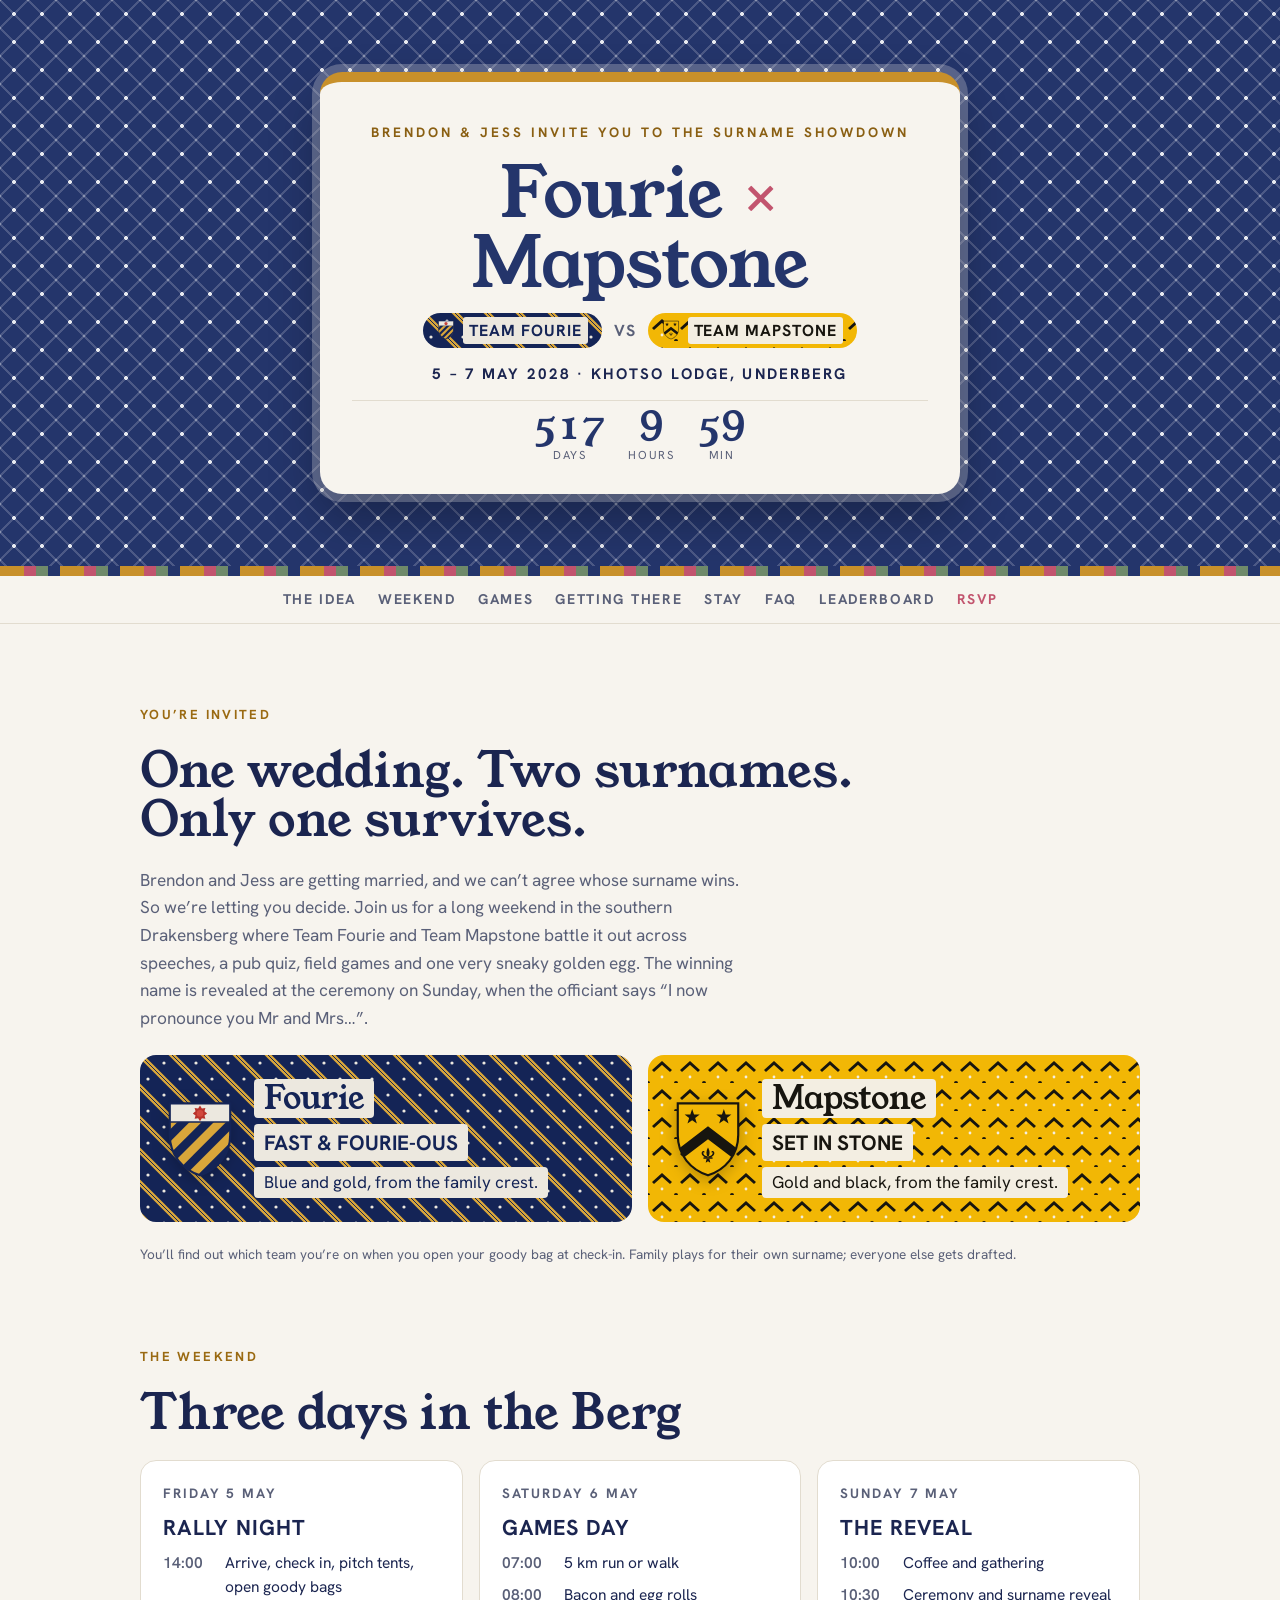
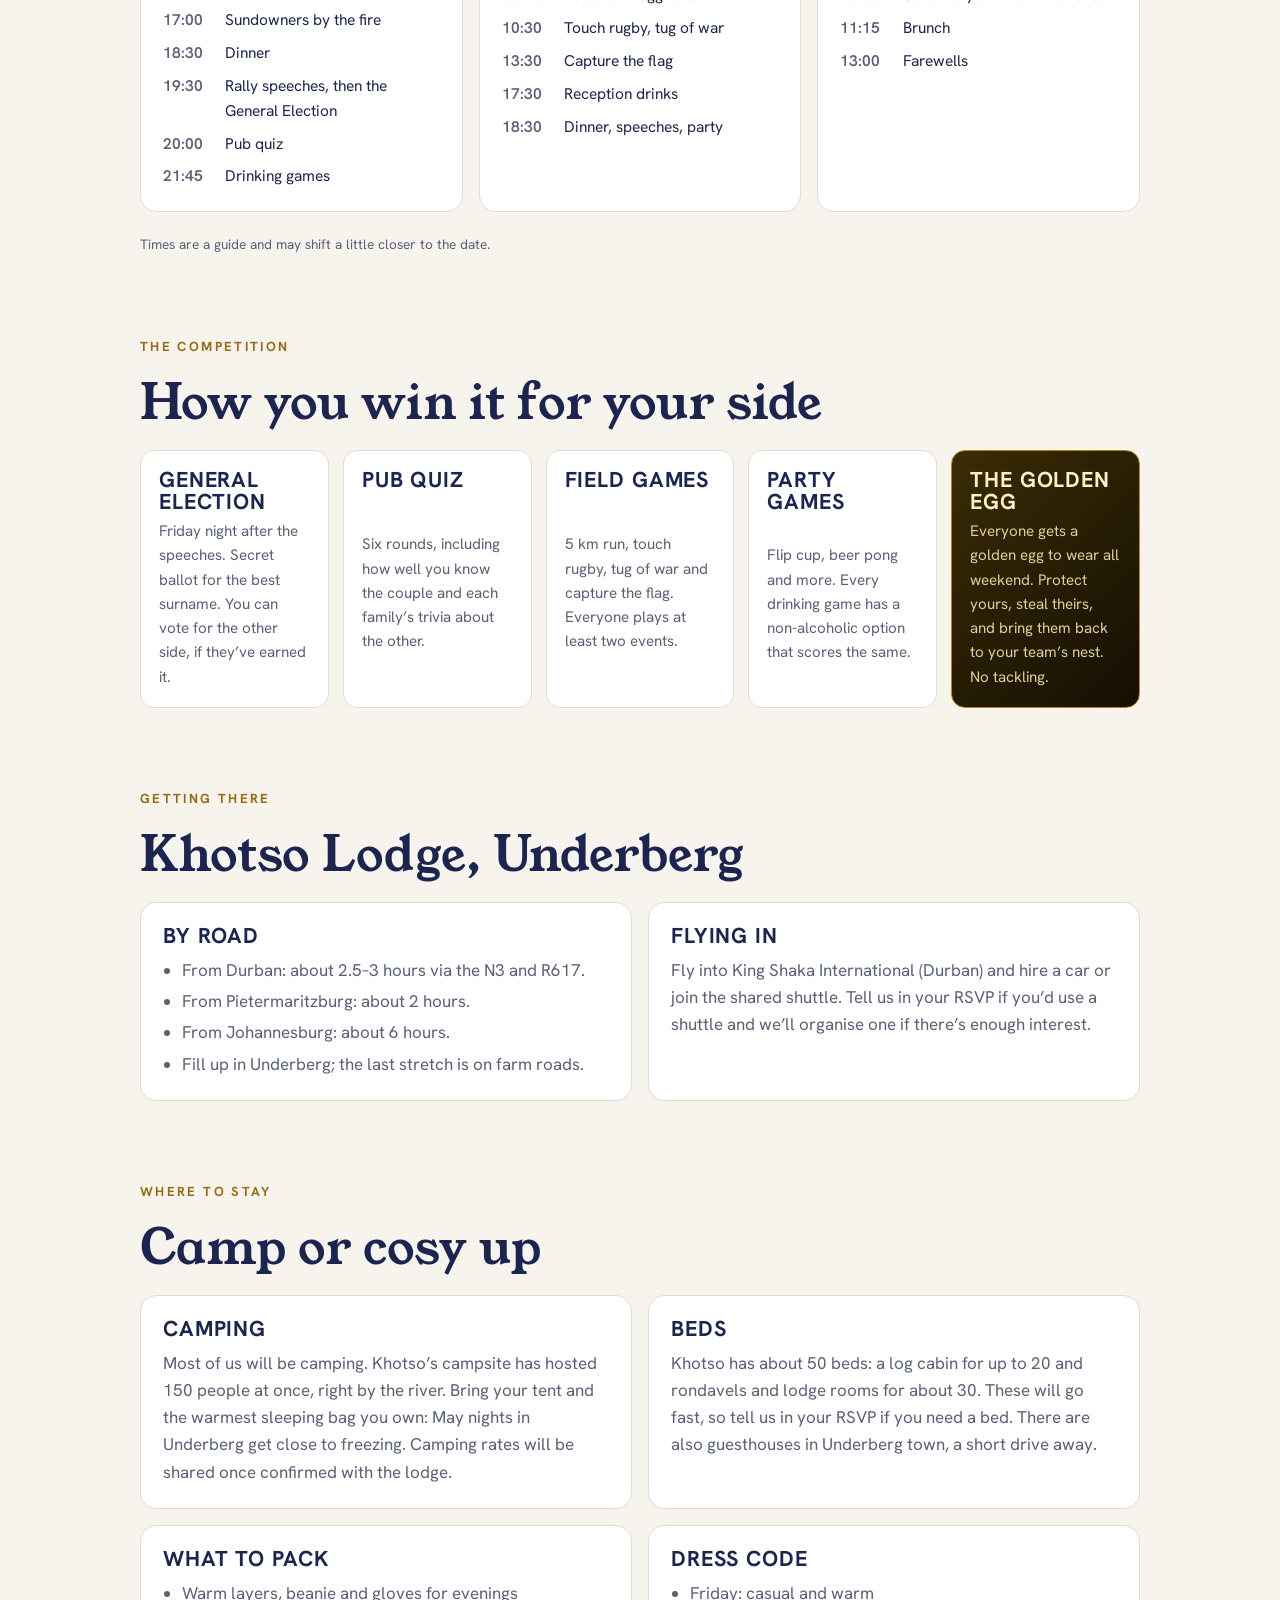
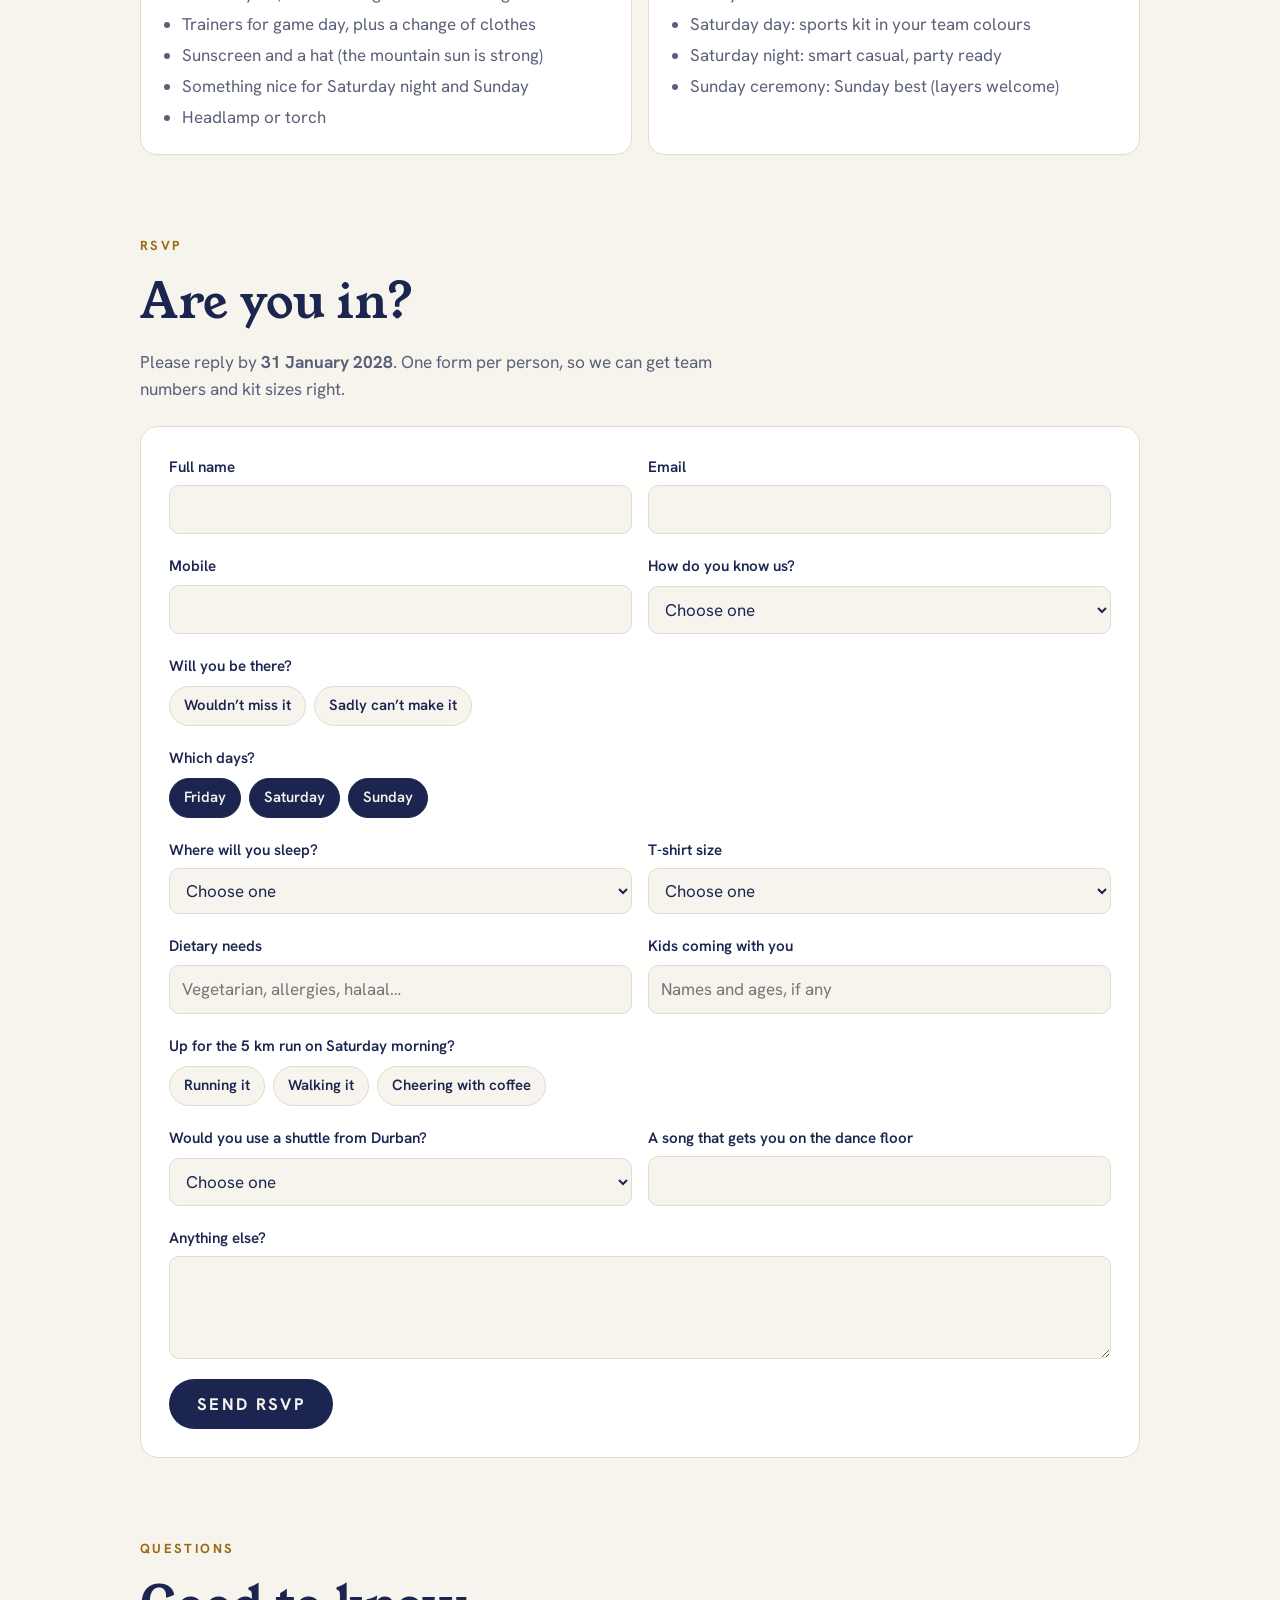
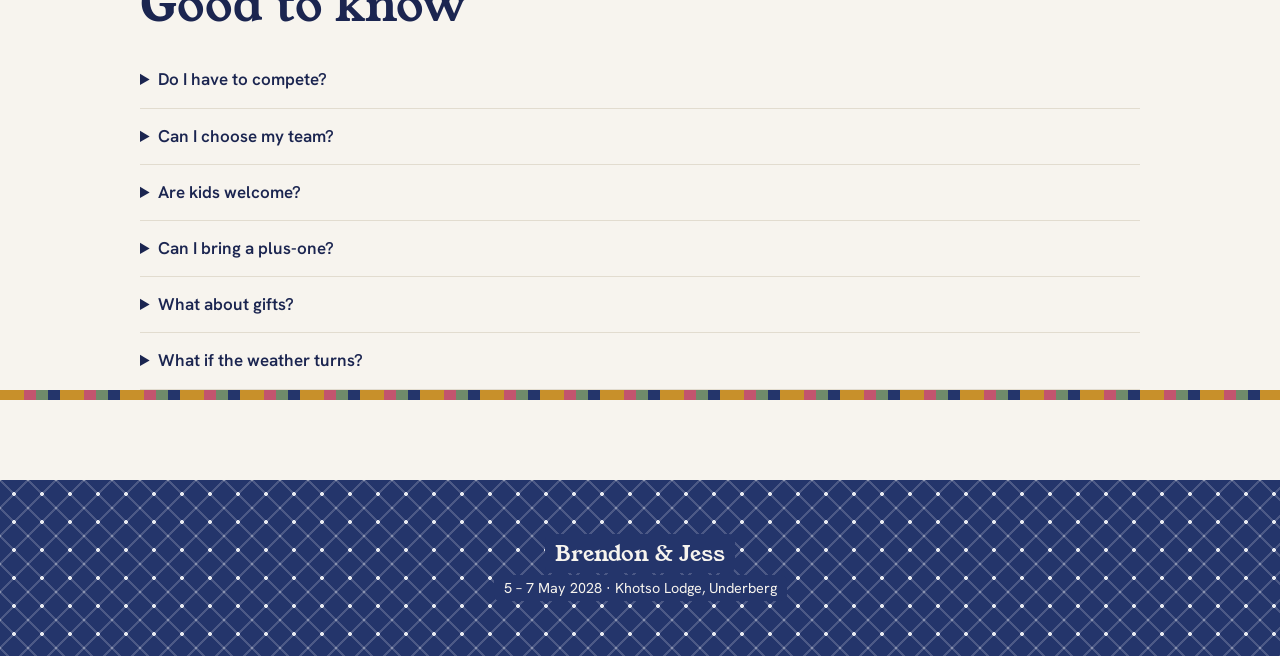
<file: index.html>
<!doctype html>
<html lang="en"><head><meta charset="utf-8"><meta name="viewport" content="width=device-width,initial-scale=1,viewport-fit=cover">
<title>Brendon &amp; Jess · Fourie × Mapstone</title>
<link rel="preconnect" href="https://fonts.googleapis.com">
<link rel="stylesheet" href="https://fonts.googleapis.com/css2?family=Young+Serif&family=Hanken+Grotesk:wght@400;500;600;700&display=swap">
<style>
/* Layout: one long invitation page. Split blue/yellow hero with countdown, sticky nav, then content sections on a warm paper ground, RSVP form near the end. */
:root{
  /* Shweshwe palette: indigo print on cream, ochre and protea accents. Team blue/yellow only on team elements. */
  --bg:#F7F4EE; --surface:#ffffff; --fg:#1B2550; --muted:#5a6078; --line:#E2DCCF;
  --indigo:#24356B; --indigo-deep:#17224A; --ochre:#C8902A; --protea:#C2546E; --sage:#6F8A6A; --cream:#F7F4EE;
  --blue:#142456; --midnight:#142456; --canary:#F2B705; --ink:#17150F; --f-argent:#ECE8DF; --m-argent:#F3EEE2; --accent:#9A6A12;
  --slab:"Young Serif", Georgia, "Times New Roman", serif;
  --cond:"Hanken Grotesk", "Segoe UI", system-ui, sans-serif;
  --body:"Hanken Grotesk", "Segoe UI", system-ui, sans-serif;
  --print-f:url("data:image/svg+xml,%3Csvg xmlns='http://www.w3.org/2000/svg' width='32' height='32'%3E%3Crect width='32' height='32' fill='%23142456'/%3E%3Cpath d='M0 0L32 32M-16 16L16 48M16 -16L48 16' stroke='%23D9A63A' stroke-width='5'/%3E%3Cpath d='M0 0L32 32M-16 16L16 48M16 -16L48 16' stroke='%23142456' stroke-width='1'/%3E%3Ccircle cx='8' cy='24' r='1.6' fill='%23ECE8DF'/%3E%3Ccircle cx='24' cy='8' r='1.6' fill='%23ECE8DF'/%3E%3C/svg%3E");
  --print-m:url("data:image/svg+xml,%3Csvg xmlns='http://www.w3.org/2000/svg' width='28' height='28'%3E%3Crect width='28' height='28' fill='%23F2B705'/%3E%3Cpath d='M5 16L14 8L23 16' fill='none' stroke='%2317150F' stroke-width='3'/%3E%3Ccircle cx='0' cy='28' r='2' fill='%2317150F'/%3E%3Ccircle cx='28' cy='28' r='2' fill='%2317150F'/%3E%3Ccircle cx='14' cy='22' r='1.4' fill='%23F3EEE2'/%3E%3C/svg%3E");

}
@media (prefers-color-scheme: dark){:root:not([data-theme="light"]){--bg:#10152B;--surface:#18203D;--fg:#EEEAE0;--muted:#A9AEC4;--line:#2A3358;--accent:#E2AE4E;--protea:#E07A92;color-scheme:dark}}
:root[data-theme="dark"]{--bg:#10152B;--surface:#18203D;--fg:#EEEAE0;--muted:#A9AEC4;--line:#2A3358;--accent:#E2AE4E;--protea:#E07A92;color-scheme:dark}
*{box-sizing:border-box}
html{scroll-behavior:smooth}
body{margin:0;background:var(--bg);color:var(--fg);font-family:var(--body);font-size:17px;line-height:1.6}
h1,h2,h3{margin:0;text-wrap:balance;line-height:1.02}
h2{font-family:var(--slab);font-weight:400;font-size:clamp(2rem,5vw,3rem)}
h3{font-family:var(--cond);font-weight:700;font-size:1.35rem;text-transform:uppercase;letter-spacing:.04em}
p{margin:0}
a{color:inherit}
.wrap{max-width:1040px;margin:0 auto;padding-inline:20px}
.label{font-family:var(--cond);font-weight:700;letter-spacing:.18em;text-transform:uppercase;font-size:.82rem;color:var(--accent)}
.lede{color:var(--muted);max-width:62ch;font-size:1.08rem}
section{padding-block:80px 0;scroll-margin-top:60px}
section > .wrap{display:grid;gap:22px}

/* hero: indigo shweshwe print */
.shweshwe{background-color:var(--indigo);background-image:
  radial-gradient(circle,rgba(255,255,255,.85) 1.6px,transparent 2.2px),
  radial-gradient(circle,rgba(255,255,255,.35) 1px,transparent 1.6px),
  linear-gradient(45deg,transparent 47%,rgba(255,255,255,.18) 48% 52%,transparent 53%),
  linear-gradient(-45deg,transparent 47%,rgba(255,255,255,.18) 48% 52%,transparent 53%);
  background-size:28px 28px,28px 28px,28px 28px,28px 28px;background-position:0 0,14px 14px,0 0,0 0}
.hero{display:grid;place-items:center;padding:72px 20px;min-height:520px}
.hero .card{background:var(--cream);color:#1B2550;border-radius:22px;padding:40px 32px 30px;text-align:center;display:grid;gap:14px;justify-items:center;width:min(640px,100%);box-shadow:0 0 0 8px rgba(247,244,238,.25),0 24px 50px rgba(0,0,0,.3);border-top:10px solid var(--ochre)}
.hero .kicker{font-family:var(--cond);font-weight:700;letter-spacing:.22em;text-transform:uppercase;font-size:.85rem;color:#8a5f12}
.hero h1{font-family:var(--slab);font-weight:400;font-size:clamp(2.4rem,8vw,4.4rem);line-height:1;color:var(--indigo)}
.hero h1 .x{color:var(--protea);font-size:.7em;vertical-align:.12em;padding-inline:.1em}
.teams{display:flex;gap:10px;flex-wrap:wrap;justify-content:center}
.tchip{display:inline-flex;align-items:center;gap:8px;font-family:var(--cond);font-weight:700;text-transform:uppercase;letter-spacing:.06em;padding:4px 14px;border-radius:999px;font-size:1rem}
.tchip.f{background:var(--print-f);color:#fff}
.tchip svg{width:18px;height:auto}
.tchip b{font-weight:700;padding:1px 6px;border-radius:3px}
.tchip.f b{background:var(--f-argent);color:var(--midnight)}
.tchip.m b{background:var(--m-argent);color:var(--ink)}
.tchip.m{background:var(--print-m);color:var(--ink)}
.tchip.vs{background:transparent;color:#5a6078;font-style:normal;padding-inline:2px}
.hero .d{font-family:var(--cond);font-weight:700;letter-spacing:.14em;text-transform:uppercase;font-size:.95rem;color:#1B2550}
.count{display:flex;justify-content:center;gap:22px;font-variant-numeric:tabular-nums;padding-top:6px;border-top:1px solid #E2DCCF;width:100%}
.count div{display:grid;justify-items:center}
.count b{font-family:var(--slab);font-weight:400;font-size:clamp(1.8rem,5vw,2.4rem);line-height:1;color:var(--indigo)}
.count span{font-size:.72rem;letter-spacing:.14em;text-transform:uppercase;color:#5a6078}
.band{height:10px;background:repeating-linear-gradient(90deg,var(--ochre) 0 24px,var(--protea) 24px 36px,var(--sage) 36px 48px,var(--indigo) 48px 60px)}

nav{position:sticky;top:env(safe-area-inset-top,0px);z-index:5;background:var(--bg);border-bottom:1px solid var(--line)}
nav .wrap{display:flex;gap:6px 22px;flex-wrap:wrap;justify-content:center;padding-block:12px}
nav a{font-family:var(--cond);font-weight:700;letter-spacing:.12em;text-transform:uppercase;font-size:.88rem;text-decoration:none;color:var(--muted)}
nav a:hover,nav a:focus-visible{color:var(--fg)}
nav a.rsvp{color:var(--protea)}

/* sides */
.sides{display:grid;grid-template-columns:1fr 1fr;gap:16px}
.side{border-radius:16px;padding:24px;display:grid;grid-template-columns:auto 1fr;gap:6px 18px;align-items:center}
.side svg{width:72px;height:auto;grid-row:span 3;filter:drop-shadow(0 4px 8px rgba(0,0,0,.25))}
.side > *:not(svg){justify-self:start;padding:2px 10px;border-radius:4px}
.side.f{background:var(--print-f)}
.side.f > *:not(svg){background:var(--f-argent);color:var(--midnight)}
.side.m{background:var(--print-m)}
.side.m > *:not(svg){background:var(--m-argent);color:var(--ink)}
.side .t{font-family:var(--slab);font-size:2rem;line-height:1.1}
.side q{font-family:var(--cond);font-weight:700;font-size:1.3rem;text-transform:uppercase;quotes:none}

/* schedule */
.days{display:grid;grid-template-columns:repeat(3,minmax(0,1fr));gap:16px}
.day{background:var(--surface);border:1px solid var(--line);border-radius:16px;padding:22px;display:grid;gap:12px;align-content:start}
.day .dt{font-family:var(--cond);font-weight:700;letter-spacing:.14em;text-transform:uppercase;font-size:.85rem;color:var(--muted)}
.day ol{list-style:none;margin:0;padding:0;display:grid;gap:8px}
.day li{display:grid;grid-template-columns:3.4rem 1fr;gap:8px;font-size:.97rem}
.day li time{font-variant-numeric:tabular-nums;color:var(--muted);font-weight:600}

/* games */
.games{display:grid;grid-template-columns:repeat(auto-fit,minmax(180px,1fr));gap:14px}
.game{border:1px solid var(--line);border-radius:14px;padding:18px;display:grid;gap:6px;background:var(--surface)}
.game p{color:var(--muted);font-size:.95rem}
.game.gold{background:linear-gradient(135deg,#3a2c05,#140f03);color:#fff1c4;border-color:#b8860b}
.game.gold p{color:#e0cf98}

/* info */
.info{display:grid;grid-template-columns:repeat(2,minmax(0,1fr));gap:16px}
.box{background:var(--surface);border:1px solid var(--line);border-radius:16px;padding:22px;display:grid;gap:10px;align-content:start;min-width:0}
.box ul{margin:0;padding-left:1.1em;display:grid;gap:4px;color:var(--muted)}
.box p{color:var(--muted)}

/* rsvp */
form{background:var(--surface);border:1px solid var(--line);border-radius:18px;padding:28px;display:grid;gap:20px}
.row{display:grid;grid-template-columns:1fr 1fr;gap:16px}
.field{display:grid;gap:6px;min-width:0}
label,.legend{font-weight:600;font-size:.95rem}
input[type=text],input[type=email],input[type=tel],input[type=number],select,textarea{font:inherit;color:var(--fg);background:var(--bg);border:1.5px solid var(--line);border-radius:10px;padding:10px 12px;width:100%}
input:focus-visible,select:focus-visible,textarea:focus-visible,button:focus-visible{outline:3px solid var(--blue);outline-offset:2px}
fieldset{border:0;padding:0;margin:0;display:grid;gap:8px}
.opts{display:flex;flex-wrap:wrap;gap:8px}
.opt{position:relative}
.opt input{position:absolute;opacity:0;inset:0;cursor:pointer}
.opt span{display:inline-block;border:1.5px solid var(--line);border-radius:999px;padding:7px 14px;font-size:.93rem;background:var(--bg)}
.opt input:checked + span{background:var(--fg);color:var(--bg);border-color:var(--fg)}
.opt input:focus-visible + span{outline:3px solid var(--blue);outline-offset:2px}
.hint{font-size:.85rem;color:var(--muted)}
button{font-family:var(--cond);font-weight:700;letter-spacing:.14em;text-transform:uppercase;font-size:1.05rem;background:var(--fg);color:var(--bg);border:0;border-radius:999px;padding:14px 28px;cursor:pointer;justify-self:start}
.done{border-radius:12px;padding:16px 18px;background:color-mix(in srgb,var(--accent) 12%,var(--surface));border:1px solid var(--accent)}

details{border-bottom:1px solid var(--line);padding-block:14px}
summary{cursor:pointer;font-weight:600}
details p{color:var(--muted);margin-top:8px}
footer{margin-top:80px;padding-block:56px;text-align:center;color:#F7F4EE;font-size:.9rem}
footer b{font-family:var(--slab);font-weight:400;font-size:1.4rem;display:block;margin-bottom:6px}
footer span{background:var(--indigo);padding:4px 10px;border-radius:6px}

@media (max-width:760px){
  .days,.info,.sides,.row{grid-template-columns:1fr}
}
@media (max-width:560px){
  .hero{padding:40px 16px;min-height:0}
  .hero .card{padding:28px 18px 22px}
  form{padding:20px}
}
</style>
</head><body>

<svg width="0" height="0" style="position:absolute" aria-hidden="true"><defs>
  <clipPath id="shieldClip"><path d="M8 6H92V50C92 78 74 98 50 106C26 98 8 78 8 50Z"/></clipPath>
  <symbol id="arms-f" viewBox="0 0 100 110">
    <g clip-path="url(#shieldClip)">
      <rect width="100" height="110" fill="#D9A63A"/>
      <g transform="rotate(45 50 60)">
        <rect x="-40" y="-40" width="12" height="200" fill="#142456"/><rect x="-16" y="-40" width="12" height="200" fill="#142456"/>
        <rect x="8" y="-40" width="12" height="200" fill="#142456"/><rect x="32" y="-40" width="12" height="200" fill="#142456"/>
        <rect x="56" y="-40" width="12" height="200" fill="#142456"/><rect x="80" y="-40" width="12" height="200" fill="#142456"/>
        <rect x="104" y="-40" width="12" height="200" fill="#142456"/><rect x="128" y="-40" width="12" height="200" fill="#142456"/>
      </g>
      <rect x="0" y="0" width="100" height="32" fill="#ECE8DF"/>
      <polygon points="50,9 52.6,13.2 57.5,12.5 56.2,17 60,20 56.2,23 57.5,27.5 52.6,26.8 50,31 47.4,26.8 42.5,27.5 43.8,23 40,20 43.8,17 42.5,12.5 47.4,13.2" fill="#B8322A"/>
      <circle cx="50" cy="20" r="4.6" fill="#D2483D"/>
    </g>
    <path d="M8 6H92V50C92 78 74 98 50 106C26 98 8 78 8 50Z" fill="none" stroke="#142456" stroke-width="3"/>
    <path d="M8 32H92" stroke="#142456" stroke-width="2"/>
  </symbol>
  <symbol id="fleur" viewBox="0 0 100 80">
    <path d="M50 4C58 18 60 32 50 48C40 32 42 18 50 4Z"/>
    <path d="M46 48C30 46 18 34 24 22C28 16 36 18 36 26C34 22 28 24 30 30C32 38 40 42 46 42Z"/>
    <path d="M54 48C70 46 82 34 76 22C72 16 64 18 64 26C66 22 72 24 70 30C68 38 60 42 54 42Z"/>
    <rect x="30" y="46" width="40" height="7" rx="2"/>
    <path d="M44 53L40 70L50 63L60 70L56 53Z"/>
  </symbol>
  <symbol id="arms-m" viewBox="0 0 100 110">
    <g clip-path="url(#shieldClip)">
      <rect width="100" height="110" fill="#F2B705"/>
      <path d="M0 76L50 38L100 76V94L50 56L0 94Z" fill="#17150F"/>
      <polygon points="28,14 30.6,21.4 38.5,21.5 32.2,26.3 34.5,33.9 28,29.4 21.5,33.9 23.8,26.3 17.5,21.5 25.4,21.4" fill="#17150F"/>
      <polygon points="72,14 74.6,21.4 82.5,21.5 76.2,26.3 78.5,33.9 72,29.4 65.5,33.9 67.8,26.3 61.5,21.5 69.4,21.4" fill="#17150F"/>
      <svg x="34" y="66" width="32" height="26" viewBox="0 0 100 80" fill="#17150F"><use href="#fleur"/></svg>
    </g>
    <path d="M8 6H92V50C92 78 74 98 50 106C26 98 8 78 8 50Z" fill="none" stroke="#17150F" stroke-width="3"/>
  </symbol>
</defs></svg>
<header class="hero shweshwe">
  <div class="card">
    <span class="kicker">Brendon &amp; Jess invite you to the Surname Showdown</span>
    <h1>Fourie <span class="x">×</span> Mapstone</h1>
    <div class="teams"><span class="tchip f"><svg viewBox="0 0 100 110" aria-hidden="true"><use href="#arms-f"/></svg><b>Team Fourie</b></span><span class="tchip vs">vs</span><span class="tchip m"><svg viewBox="0 0 100 110" aria-hidden="true"><use href="#arms-m"/></svg><b>Team Mapstone</b></span></div>
    <span class="d">5 – 7 May 2028 · Khotso Lodge, Underberg</span>
    <div class="count" id="count" aria-label="Countdown to the wedding">
      <div><b id="cd-d">–</b><span>days</span></div>
      <div><b id="cd-h">–</b><span>hours</span></div>
      <div><b id="cd-m">–</b><span>min</span></div>
    </div>
  </div>
</header>
<div class="band" aria-hidden="true"></div>

<nav aria-label="Sections"><div class="wrap">
  <a href="#story">The idea</a><a href="#weekend">Weekend</a><a href="#games">Games</a><a href="#travel">Getting there</a><a href="#stay">Stay</a><a href="#faq">FAQ</a><a href="leaderboard.html">Leaderboard</a><a href="#rsvp" class="rsvp">RSVP</a>
</div></nav>

<section id="story"><div class="wrap">
  <div class="label">You’re invited</div>
  <h2>One wedding. Two surnames. Only one survives.</h2>
  <p class="lede">Brendon and Jess are getting married, and we can’t agree whose surname wins. So we’re letting you decide. Join us for a long weekend in the southern Drakensberg where Team Fourie and Team Mapstone battle it out across speeches, a pub quiz, field games and one very sneaky golden egg. The winning name is revealed at the ceremony on Sunday, when the officiant says “I now pronounce you Mr and Mrs…”.</p>
  <div class="sides">
    <div class="side f"><svg viewBox="0 0 100 110" role="img" aria-label="Fourie family arms"><use href="#arms-f"/></svg><span class="t">Fourie</span><q>Fast &amp; Fourie-ous</q><p>Blue and gold, from the family crest.</p></div>
    <div class="side m"><svg viewBox="0 0 100 110" role="img" aria-label="Mapstone family arms"><use href="#arms-m"/></svg><span class="t">Mapstone</span><q>Set in Stone</q><p>Gold and black, from the family crest.</p></div>
  </div>
  <p class="hint">You’ll find out which team you’re on when you open your goody bag at check-in. Family plays for their own surname; everyone else gets drafted.</p>
</div></section>

<section id="weekend"><div class="wrap">
  <div class="label">The weekend</div>
  <h2>Three days in the Berg</h2>
  <div class="days">
    <div class="day"><span class="dt">Friday 5 May</span><h3>Rally Night</h3>
      <ol><li><time>14:00</time>Arrive, check in, pitch tents, open goody bags</li><li><time>17:00</time>Sundowners by the fire</li><li><time>18:30</time>Dinner</li><li><time>19:30</time>Rally speeches, then the General Election</li><li><time>20:00</time>Pub quiz</li><li><time>21:45</time>Drinking games</li></ol></div>
    <div class="day"><span class="dt">Saturday 6 May</span><h3>Games Day</h3>
      <ol><li><time>07:00</time>5 km run or walk</li><li><time>08:00</time>Bacon and egg rolls</li><li><time>10:30</time>Touch rugby, tug of war</li><li><time>13:30</time>Capture the flag</li><li><time>17:30</time>Reception drinks</li><li><time>18:30</time>Dinner, speeches, party</li></ol></div>
    <div class="day"><span class="dt">Sunday 7 May</span><h3>The Reveal</h3>
      <ol><li><time>10:00</time>Coffee and gathering</li><li><time>10:30</time>Ceremony and surname reveal</li><li><time>11:15</time>Brunch</li><li><time>13:00</time>Farewells</li></ol></div>
  </div>
  <p class="hint">Times are a guide and may shift a little closer to the date.</p>
</div></section>

<section id="games"><div class="wrap">
  <div class="label">The competition</div>
  <h2>How you win it for your side</h2>
  <div class="games">
    <div class="game"><h3>General Election</h3><p>Friday night after the speeches. Secret ballot for the best surname. You can vote for the other side, if they’ve earned it.</p></div>
    <div class="game"><h3>Pub Quiz</h3><p>Six rounds, including how well you know the couple and each family’s trivia about the other.</p></div>
    <div class="game"><h3>Field Games</h3><p>5 km run, touch rugby, tug of war and capture the flag. Everyone plays at least two events.</p></div>
    <div class="game"><h3>Party Games</h3><p>Flip cup, beer pong and more. Every drinking game has a non-alcoholic option that scores the same.</p></div>
    <div class="game gold"><h3>The Golden Egg</h3><p>Everyone gets a golden egg to wear all weekend. Protect yours, steal theirs, and bring them back to your team’s nest. No tackling.</p></div>
  </div>
</div></section>

<section id="travel"><div class="wrap">
  <div class="label">Getting there</div>
  <h2>Khotso Lodge, Underberg</h2>
  <div class="info">
    <div class="box"><h3>By road</h3>
      <ul><li>From Durban: about 2.5–3 hours via the N3 and R617.</li><li>From Pietermaritzburg: about 2 hours.</li><li>From Johannesburg: about 6 hours.</li><li>Fill up in Underberg; the last stretch is on farm roads.</li></ul>
    </div>
    <div class="box"><h3>Flying in</h3>
      <p>Fly into King Shaka International (Durban) and hire a car or join the shared shuttle. Tell us in your RSVP if you’d use a shuttle and we’ll organise one if there’s enough interest.</p>
    </div>
  </div>
</div></section>

<section id="stay"><div class="wrap">
  <div class="label">Where to stay</div>
  <h2>Camp or cosy up</h2>
  <div class="info">
    <div class="box"><h3>Camping</h3><p>Most of us will be camping. Khotso’s campsite has hosted 150 people at once, right by the river. Bring your tent and the warmest sleeping bag you own: May nights in Underberg get close to freezing. Camping rates will be shared once confirmed with the lodge.</p></div>
    <div class="box"><h3>Beds</h3><p>Khotso has about 50 beds: a log cabin for up to 20 and rondavels and lodge rooms for about 30. These will go fast, so tell us in your RSVP if you need a bed. There are also guesthouses in Underberg town, a short drive away.</p></div>
    <div class="box"><h3>What to pack</h3><ul><li>Warm layers, beanie and gloves for evenings</li><li>Trainers for game day, plus a change of clothes</li><li>Sunscreen and a hat (the mountain sun is strong)</li><li>Something nice for Saturday night and Sunday</li><li>Headlamp or torch</li></ul></div>
    <div class="box"><h3>Dress code</h3><ul><li>Friday: casual and warm</li><li>Saturday day: sports kit in your team colours</li><li>Saturday night: smart casual, party ready</li><li>Sunday ceremony: Sunday best (layers welcome)</li></ul></div>
  </div>
</div></section>

<section id="rsvp"><div class="wrap">
  <div class="label">RSVP</div>
  <h2>Are you in?</h2>
  <p class="lede">Please reply by <strong>31 January 2028</strong>. One form per person, so we can get team numbers and kit sizes right.</p>
  <form id="rsvp-form" novalidate>
    <div class="row">
      <div class="field"><label for="f-name">Full name</label><input type="text" id="f-name" name="name" autocomplete="name" required></div>
      <div class="field"><label for="f-email">Email</label><input type="email" id="f-email" name="email" autocomplete="email" required></div>
    </div>
    <div class="row">
      <div class="field"><label for="f-phone">Mobile</label><input type="tel" id="f-phone" name="phone" autocomplete="tel"></div>
      <div class="field"><label for="f-side">How do you know us?</label>
        <select id="f-side" name="side"><option value="">Choose one</option><option>Fourie family</option><option>Mapstone family</option><option>Friend</option><option>Plus-one of a guest</option></select></div>
    </div>
    <fieldset><span class="legend" id="lg-att">Will you be there?</span>
      <div class="opts" role="radiogroup" aria-labelledby="lg-att">
        <label class="opt"><input type="radio" id="att-yes" name="attending" value="yes" required><span>Wouldn’t miss it</span></label>
        <label class="opt"><input type="radio" id="att-no" name="attending" value="no"><span>Sadly can’t make it</span></label>
      </div></fieldset>
    <fieldset id="days-set"><span class="legend" id="lg-days">Which days?</span>
      <div class="opts" aria-labelledby="lg-days">
        <label class="opt"><input type="checkbox" id="d-fri" name="days" value="Fri" checked><span>Friday</span></label>
        <label class="opt"><input type="checkbox" id="d-sat" name="days" value="Sat" checked><span>Saturday</span></label>
        <label class="opt"><input type="checkbox" id="d-sun" name="days" value="Sun" checked><span>Sunday</span></label>
      </div></fieldset>
    <div class="row">
      <div class="field"><label for="f-stay">Where will you sleep?</label>
        <select id="f-stay" name="stay"><option value="">Choose one</option><option>Camping</option><option>Lodge room</option><option>Staying nearby</option><option>Not sure yet</option></select></div>
      <div class="field"><label for="f-size">T-shirt size</label>
        <select id="f-size" name="size"><option value="">Choose one</option><option>XS</option><option>S</option><option>M</option><option>L</option><option>XL</option><option>XXL</option><option>3XL</option><option>Kids</option></select></div>
    </div>
    <div class="row">
      <div class="field"><label for="f-diet">Dietary needs</label><input type="text" id="f-diet" name="diet" placeholder="Vegetarian, allergies, halaal…"></div>
      <div class="field"><label for="f-kids">Kids coming with you</label><input type="text" id="f-kids" name="kids" placeholder="Names and ages, if any"></div>
    </div>
    <fieldset><span class="legend" id="lg-run">Up for the 5 km run on Saturday morning?</span>
      <div class="opts" aria-labelledby="lg-run">
        <label class="opt"><input type="radio" id="run-run" name="run" value="run"><span>Running it</span></label>
        <label class="opt"><input type="radio" id="run-walk" name="run" value="walk"><span>Walking it</span></label>
        <label class="opt"><input type="radio" id="run-cheer" name="run" value="cheer"><span>Cheering with coffee</span></label>
      </div></fieldset>
    <div class="row">
      <div class="field"><label for="f-shuttle">Would you use a shuttle from Durban?</label>
        <select id="f-shuttle" name="shuttle"><option value="">Choose one</option><option>Yes</option><option>Maybe</option><option>No, I’m driving</option></select></div>
      <div class="field"><label for="f-song">A song that gets you on the dance floor</label><input type="text" id="f-song" name="song"></div>
    </div>
    <div class="field"><label for="f-note">Anything else?</label><textarea id="f-note" name="note" rows="3"></textarea></div>
    <p class="hint" id="f-err" role="alert" hidden></p>
    <button type="submit" id="f-submit">Send RSVP</button>
    <div class="done" id="f-done" hidden></div>
  </form>
</div></section>

<section id="faq"><div class="wrap">
  <div class="label">Questions</div>
  <h2>Good to know</h2>
  <div>
    <details><summary>Do I have to compete?</summary><p>Not at all. There are cheering, refereeing and scorekeeping jobs too, and the Golden Egg is about sneakiness, not fitness.</p></details>
    <details><summary>Can I choose my team?</summary><p>Family plays for their own surname. Everyone else gets drafted by the captains in February 2028. Bribes to the captains are welcome but not guaranteed to work.</p></details>
    <details><summary>Are kids welcome?</summary><p>Yes. Kids get their own events that still score points for their team.</p></details>
    <details><summary>Can I bring a plus-one?</summary><p>If your invitation names a plus-one, yes. Ask them to fill in their own RSVP so they get their own kit.</p></details>
    <details><summary>What about gifts?</summary><p>Your company for the weekend is the gift. Registry details, if any, will be added here closer to the time.</p></details>
    <details><summary>What if the weather turns?</summary><p>Every outdoor event has an indoor backup. Pack warm either way.</p></details>
  </div>
</div></section>

<div class="band" aria-hidden="true"></div>
<footer class="shweshwe foot"><b><span>Brendon &amp; Jess</span></b><span>5 – 7 May 2028 · Khotso Lodge, Underberg</span></footer>

<script src="assets/config.js"></script>
<script>
const RSVP_ENDPOINT = (window.WEDDING_API || "").trim();

(function countdown(){
  const target = new Date("2028-05-05T14:00:00+02:00").getTime();
  const d = document.getElementById("cd-d"), h = document.getElementById("cd-h"), m = document.getElementById("cd-m");
  function tick(){
    let ms = Math.max(0, target - Date.now());
    const days = Math.floor(ms / 864e5); ms -= days * 864e5;
    const hrs = Math.floor(ms / 36e5); ms -= hrs * 36e5;
    d.textContent = days; h.textContent = hrs; m.textContent = Math.floor(ms / 6e4);
  }
  tick(); setInterval(tick, 30000);
})();

(function rsvp(){
  const form = document.getElementById("rsvp-form");
  const err = document.getElementById("f-err"), done = document.getElementById("f-done"), btn = document.getElementById("f-submit");
  const daysSet = document.getElementById("days-set");
  form.addEventListener("change", e => {
    if (e.target.name === "attending") daysSet.hidden = e.target.value === "no";
  });
  form.addEventListener("submit", async e => {
    e.preventDefault();
    err.hidden = true;
    const fd = new FormData(form);
    const missing = [];
    if (!fd.get("name")?.trim()) missing.push("your name");
    if (!/^\S+@\S+\.\S+$/.test(fd.get("email") || "")) missing.push("a valid email");
    if (!fd.get("attending")) missing.push("whether you’re coming");
    if (missing.length){ err.textContent = "Please add " + missing.join(", ") + "."; err.hidden = false; return; }
    const data = Object.fromEntries(fd.entries());
    data.days = fd.getAll("days").join(", ");
    data.submitted = new Date().toISOString();
    const first = data.name.trim().split(" ")[0];
    if (!RSVP_ENDPOINT){
      done.textContent = "Preview only: this RSVP was not sent anywhere. Once the RSVP sheet is connected, " + first + "’s reply will land in the couple’s spreadsheet.";
      done.hidden = false; return;
    }
    btn.disabled = true; btn.textContent = "Sending…";
    try{
      const res = await fetch(RSVP_ENDPOINT, { method: "POST", headers: { "Content-Type": "text/plain;charset=utf-8" }, body: JSON.stringify(Object.assign({ action: "rsvp" }, data)) });
      const out = await res.json();
      if (!out.ok) throw new Error(out.error);
      form.querySelectorAll("input,select,textarea,button").forEach(el => el.disabled = true);
      done.textContent = data.attending === "yes"
        ? "Thanks " + first + ", you’re on the list. Start training. Your team will be revealed at check-in."
        : "Thanks " + first + ". We’ll miss you, and we’ll raise a glass for you.";
      done.hidden = false;
      btn.textContent = "Sent";
    }catch(_){
      err.textContent = "That didn’t send. Check your connection and try again.";
      err.hidden = false;
      btn.disabled = false; btn.textContent = "Send RSVP";
    }
  });
})();
</script>
</body></html>
</file>
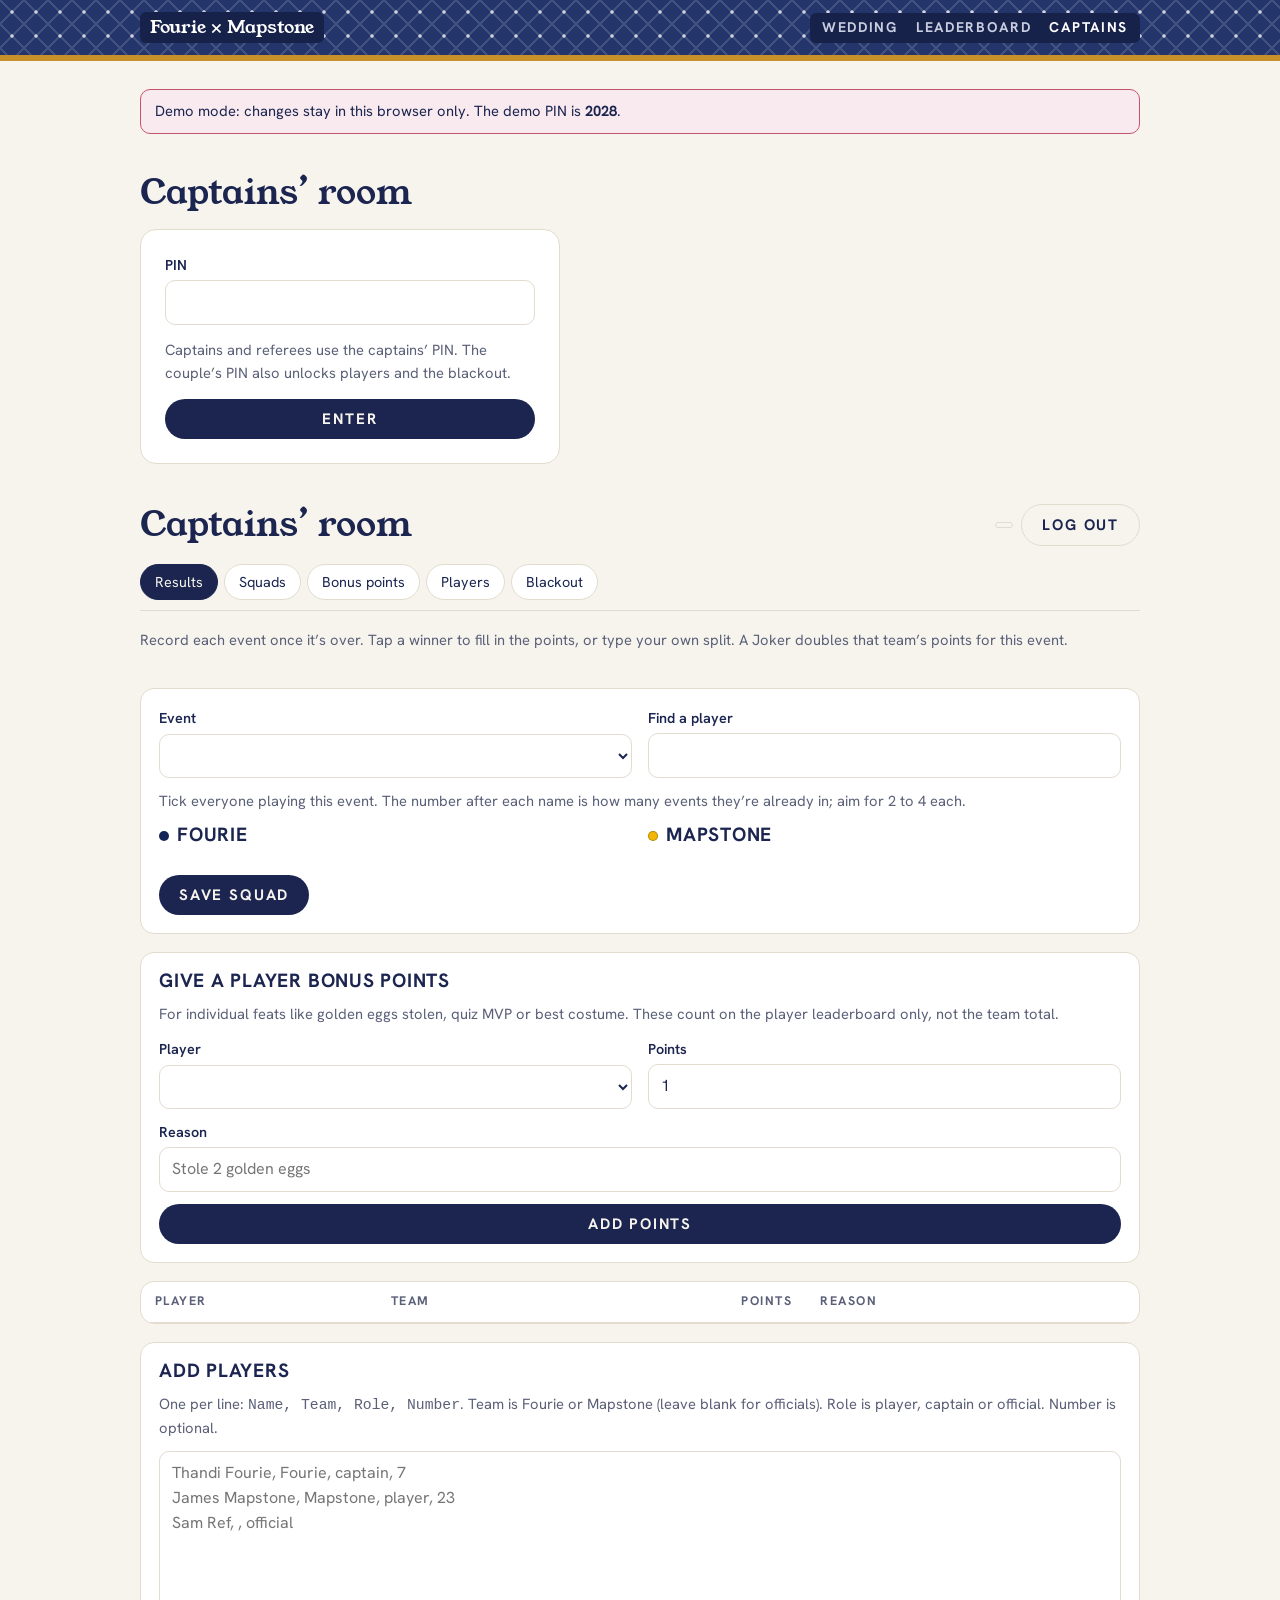
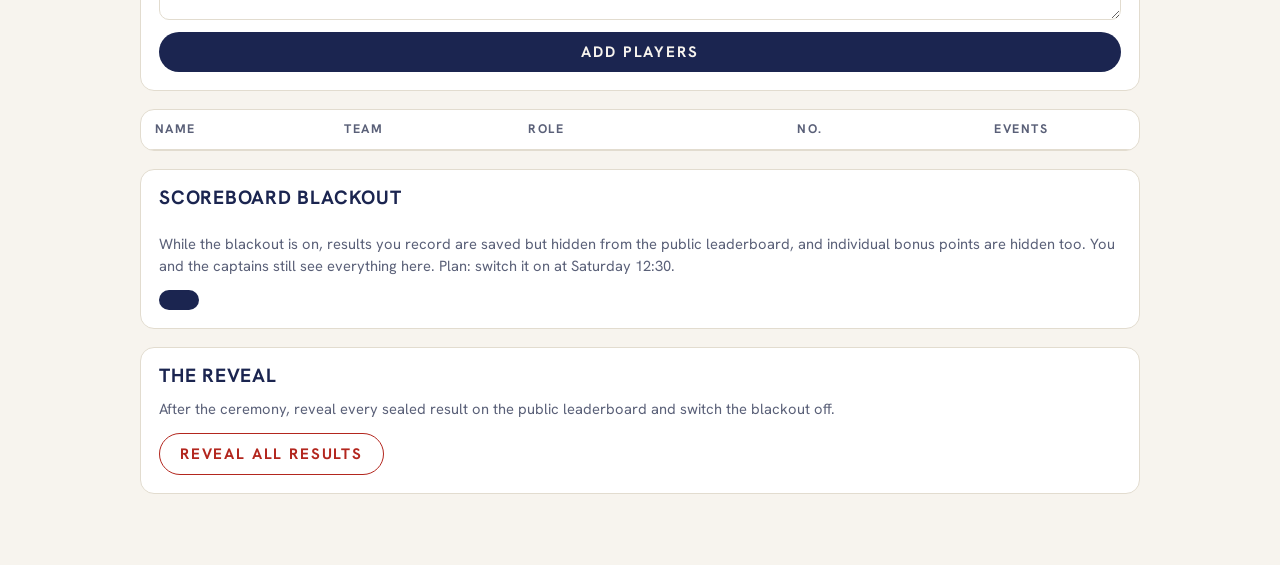
<file: captains.html>
<!doctype html>
<html lang="en"><head><meta charset="utf-8"><meta name="viewport" content="width=device-width,initial-scale=1,viewport-fit=cover">
<title>Captains · Fourie × Mapstone</title>
<meta name="robots" content="noindex">
<link rel="preconnect" href="https://fonts.googleapis.com">
<link rel="stylesheet" href="https://fonts.googleapis.com/css2?family=Young+Serif&family=Hanken+Grotesk:wght@400;500;600;700&display=swap">
<link rel="stylesheet" href="assets/board.css">
<style>
.login{max-width:420px;background:var(--surface);border:1px solid var(--line);border-radius:16px;padding:24px;display:grid;gap:14px}
.tabs{display:flex;gap:6px;flex-wrap:wrap;border-bottom:1px solid var(--line);padding-bottom:10px}
.panel{display:grid;gap:18px}
.card{background:var(--surface);border:1px solid var(--line);border-radius:14px;padding:18px;display:grid;gap:12px;min-width:0}
.ev{display:grid;grid-template-columns:minmax(0,1.3fr) minmax(0,2fr);gap:14px;align-items:start}
.ev .ctrl{display:grid;gap:10px}
.line{display:flex;flex-wrap:wrap;gap:8px;align-items:center}
.line input[type=number]{width:6.5rem}
.line select{width:auto}
.field{display:grid;gap:4px;min-width:0}
.field label{font-weight:600;font-size:.9rem}
.cols{display:grid;grid-template-columns:1fr 1fr;gap:16px}
.picks{display:grid;gap:4px;max-height:420px;overflow:auto;padding-right:4px}
.pick{display:flex;gap:10px;align-items:center;padding:6px 8px;border-radius:8px}
.pick:hover{background:var(--bg)}
.pick input{width:18px;height:18px}
.pick .n{flex:1;min-width:0}
.warn{color:var(--err);font-size:.8rem;font-weight:600}
.toast{position:fixed;left:50%;bottom:calc(20px + env(safe-area-inset-bottom,0px));transform:translateX(-50%);background:var(--ink);color:#fff;padding:10px 18px;border-radius:999px;font-weight:500;z-index:10}
.toast.err{background:var(--err)}
.saved{color:var(--ok);font-weight:600;font-size:.88rem}
@media (max-width:700px){.ev,.cols{grid-template-columns:1fr}}
</style>
</head><body>
<svg width="0" height="0" style="position:absolute" aria-hidden="true"><defs>
  <clipPath id="shieldClip"><path d="M8 6H92V50C92 78 74 98 50 106C26 98 8 78 8 50Z"/></clipPath>
  <symbol id="arms-f" viewBox="0 0 100 110">
    <g clip-path="url(#shieldClip)">
      <rect width="100" height="110" fill="#D9A63A"/>
      <g transform="rotate(45 50 60)">
        <rect x="-40" y="-40" width="12" height="200" fill="#142456"/><rect x="-16" y="-40" width="12" height="200" fill="#142456"/>
        <rect x="8" y="-40" width="12" height="200" fill="#142456"/><rect x="32" y="-40" width="12" height="200" fill="#142456"/>
        <rect x="56" y="-40" width="12" height="200" fill="#142456"/><rect x="80" y="-40" width="12" height="200" fill="#142456"/>
        <rect x="104" y="-40" width="12" height="200" fill="#142456"/><rect x="128" y="-40" width="12" height="200" fill="#142456"/>
      </g>
      <rect x="0" y="0" width="100" height="32" fill="#ECE8DF"/>
      <polygon points="50,9 52.6,13.2 57.5,12.5 56.2,17 60,20 56.2,23 57.5,27.5 52.6,26.8 50,31 47.4,26.8 42.5,27.5 43.8,23 40,20 43.8,17 42.5,12.5 47.4,13.2" fill="#B8322A"/>
      <circle cx="50" cy="20" r="4.6" fill="#D2483D"/>
    </g>
    <path d="M8 6H92V50C92 78 74 98 50 106C26 98 8 78 8 50Z" fill="none" stroke="#142456" stroke-width="3"/>
    <path d="M8 32H92" stroke="#142456" stroke-width="2"/>
  </symbol>
  <symbol id="fleur" viewBox="0 0 100 80">
    <path d="M50 4C58 18 60 32 50 48C40 32 42 18 50 4Z"/>
    <path d="M46 48C30 46 18 34 24 22C28 16 36 18 36 26C34 22 28 24 30 30C32 38 40 42 46 42Z"/>
    <path d="M54 48C70 46 82 34 76 22C72 16 64 18 64 26C66 22 72 24 70 30C68 38 60 42 54 42Z"/>
    <rect x="30" y="46" width="40" height="7" rx="2"/>
    <path d="M44 53L40 70L50 63L60 70L56 53Z"/>
  </symbol>
  <symbol id="arms-m" viewBox="0 0 100 110">
    <g clip-path="url(#shieldClip)">
      <rect width="100" height="110" fill="#F2B705"/>
      <path d="M0 76L50 38L100 76V94L50 56L0 94Z" fill="#17150F"/>
      <polygon points="28,14 30.6,21.4 38.5,21.5 32.2,26.3 34.5,33.9 28,29.4 21.5,33.9 23.8,26.3 17.5,21.5 25.4,21.4" fill="#17150F"/>
      <polygon points="72,14 74.6,21.4 82.5,21.5 76.2,26.3 78.5,33.9 72,29.4 65.5,33.9 67.8,26.3 61.5,21.5 69.4,21.4" fill="#17150F"/>
      <svg x="34" y="66" width="32" height="26" viewBox="0 0 100 80" fill="#17150F"><use href="#fleur"/></svg>
    </g>
    <path d="M8 6H92V50C92 78 74 98 50 106C26 98 8 78 8 50Z" fill="none" stroke="#17150F" stroke-width="3"/>
  </symbol>
</defs></svg>
<header class="top">
  <div class="wrap bar">
    <a class="home" href="index.html">Fourie × Mapstone</a>
    <nav><a href="index.html">Wedding</a><a href="leaderboard.html">Leaderboard</a><a href="captains.html" aria-current="page">Captains</a></nav>
  </div>
</header>

<main class="wrap stack">
  <p class="demo" id="demo" hidden>Demo mode: changes stay in this browser only. The demo PIN is <strong>2028</strong>.</p>

  <section id="login-view" class="stack">
    <h2>Captains’ room</h2>
    <form class="login" id="login">
      <div class="field"><label for="pin">PIN</label><input type="password" id="pin" autocomplete="current-password" required></div>
      <p class="hint">Captains and referees use the captains’ PIN. The couple’s PIN also unlocks players and the blackout.</p>
      <p class="warn" id="login-err" role="alert" hidden></p>
      <button class="btn" type="submit">Enter</button>
    </form>
  </section>

  <section id="app" class="stack" hidden>
    <div class="row-head">
      <h2>Captains’ room</h2>
      <div class="line"><span class="pill" id="role-pill"></span><button class="btn ghost" id="logout" type="button">Log out</button></div>
    </div>
    <div class="tabs" role="tablist">
      <button class="chip on" data-tab="results" role="tab">Results</button>
      <button class="chip" data-tab="squads" role="tab">Squads</button>
      <button class="chip" data-tab="bonus" role="tab">Bonus points</button>
      <button class="chip couple" data-tab="players" role="tab">Players</button>
      <button class="chip couple" data-tab="settings" role="tab">Blackout</button>
    </div>

    <!-- RESULTS -->
    <div class="panel" data-panel="results">
      <p class="hint">Record each event once it’s over. Tap a winner to fill in the points, or type your own split. A Joker doubles that team’s points for this event.</p>
      <div id="results" class="stack"></div>
    </div>

    <!-- SQUADS -->
    <div class="panel" data-panel="squads" hidden>
      <div class="card">
        <div class="cols">
          <div class="field"><label for="sq-event">Event</label><select id="sq-event"></select></div>
          <div class="field"><label for="sq-q">Find a player</label><input type="search" id="sq-q"></div>
        </div>
        <p class="hint">Tick everyone playing this event. The number after each name is how many events they’re already in; aim for 2 to 4 each.</p>
        <div class="cols">
          <div class="stack"><h3><span class="dot df"></span>Fourie <span class="muted" id="sq-cf"></span></h3><div class="picks" id="sq-f"></div></div>
          <div class="stack"><h3><span class="dot dm"></span>Mapstone <span class="muted" id="sq-cm"></span></h3><div class="picks" id="sq-m"></div></div>
        </div>
        <div class="line"><button class="btn" id="sq-save" type="button">Save squad</button><span class="saved" id="sq-saved" hidden>Saved</span></div>
      </div>
    </div>

    <!-- BONUS -->
    <div class="panel" data-panel="bonus" hidden>
      <form class="card" id="bonus-form">
        <h3>Give a player bonus points</h3>
        <p class="hint">For individual feats like golden eggs stolen, quiz MVP or best costume. These count on the player leaderboard only, not the team total.</p>
        <div class="cols">
          <div class="field"><label for="b-player">Player</label><select id="b-player" required></select></div>
          <div class="field"><label for="b-points">Points</label><input type="number" id="b-points" value="1" step="1" required></div>
        </div>
        <div class="field"><label for="b-reason">Reason</label><input type="text" id="b-reason" placeholder="Stole 2 golden eggs"></div>
        <button class="btn" type="submit">Add points</button>
      </form>
      <div class="tbl"><table><thead><tr><th>Player</th><th>Team</th><th class="num">Points</th><th>Reason</th><th></th></tr></thead><tbody id="bonus-list"></tbody></table></div>
    </div>

    <!-- PLAYERS -->
    <div class="panel" data-panel="players" hidden>
      <form class="card" id="add-form">
        <h3>Add players</h3>
        <p class="hint">One per line: <code>Name, Team, Role, Number</code>. Team is Fourie or Mapstone (leave blank for officials). Role is player, captain or official. Number is optional.</p>
        <label class="sr" for="add-text">Players to add</label>
        <textarea id="add-text" rows="6" placeholder="Thandi Fourie, Fourie, captain, 7&#10;James Mapstone, Mapstone, player, 23&#10;Sam Ref, , official"></textarea>
        <button class="btn" type="submit">Add players</button>
      </form>
      <div class="tbl"><table><thead><tr><th>Name</th><th>Team</th><th>Role</th><th class="num">No.</th><th class="num">Events</th><th></th></tr></thead><tbody id="player-list"></tbody></table></div>
    </div>

    <!-- SETTINGS -->
    <div class="panel" data-panel="settings" hidden>
      <div class="card">
        <h3>Scoreboard blackout</h3>
        <p id="bo-status"></p>
        <p class="hint">While the blackout is on, results you record are saved but hidden from the public leaderboard, and individual bonus points are hidden too. You and the captains still see everything here. Plan: switch it on at Saturday 12:30.</p>
        <div class="line"><button class="btn" id="bo-toggle" type="button"></button></div>
      </div>
      <div class="card">
        <h3>The reveal</h3>
        <p class="hint">After the ceremony, reveal every sealed result on the public leaderboard and switch the blackout off.</p>
        <div class="line"><button class="btn danger" id="reveal" type="button">Reveal all results</button><span class="warn" id="reveal-confirm" hidden>Tap again to confirm</span></div>
      </div>
    </div>
  </section>
</main>
<div class="toast" id="toast" hidden></div>

<script src="assets/config.js"></script>
<script src="assets/guests.js"></script>
<script src="assets/store.js"></script>
<script>
const $ = id => document.getElementById(id);
const esc = s => String(s ?? "").replace(/[&<>"']/g, c => ({ "&": "&amp;", "<": "&lt;", ">": "&gt;", '"': "&quot;", "'": "&#39;" }[c]));
let pin = "", role = null, db = null, tab = "results";

function toast(msg, isErr) {
  const t = $("toast"); t.textContent = msg; t.className = "toast" + (isErr ? " err" : ""); t.hidden = false;
  clearTimeout(toast.t); toast.t = setTimeout(() => (t.hidden = true), 2600);
}
async function act(action, payload, okMsg) {
  try {
    await Wedding.call(action, Object.assign({ pin }, payload));
    await refresh();
    if (okMsg) toast(okMsg);
    return true;
  } catch (err) { toast(err.message, true); return false; }
}
async function refresh() { db = await Wedding.call("state", { pin }); render(); }
const playerName = id => (db.players.find(p => p.id === id) || {}).name || "Removed player";
const eventCounts = () => db.squads.reduce((m, s) => (m[s.playerId] = (m[s.playerId] || 0) + 1, m), {});

// ---------- login ----------
$("demo").hidden = !Wedding.isDemo();
$("login").addEventListener("submit", async e => {
  e.preventDefault();
  const tryPin = $("pin").value.trim();
  try {
    const out = await Wedding.call("login", { pin: tryPin });
    if (!out.role) throw new Error("That PIN didn’t work.");
    pin = tryPin; role = out.role;
    try { sessionStorage.setItem("fm-pin", pin); } catch (_) {}
    await enter();
  } catch (err) { $("login-err").textContent = err.message; $("login-err").hidden = false; }
});
$("logout").addEventListener("click", () => { try { sessionStorage.removeItem("fm-pin"); } catch (_) {} location.reload(); });
async function enter() {
  $("login-view").hidden = true; $("app").hidden = false;
  $("role-pill").textContent = role === "couple" ? "Couple" : "Captain";
  document.querySelectorAll(".chip.couple").forEach(b => (b.hidden = role !== "couple"));
  await refresh();
}
(async () => {
  let saved = ""; try { saved = sessionStorage.getItem("fm-pin") || ""; } catch (_) {}
  if (!saved) return;
  try { const out = await Wedding.call("login", { pin: saved }); if (out.role) { pin = saved; role = out.role; await enter(); } } catch (_) {}
})();

// ---------- tabs ----------
document.querySelectorAll("[data-tab]").forEach(b => b.addEventListener("click", () => {
  tab = b.dataset.tab;
  document.querySelectorAll("[data-tab]").forEach(x => x.classList.toggle("on", x === b));
  document.querySelectorAll("[data-panel]").forEach(p => (p.hidden = p.dataset.panel !== tab));
}));

// ---------- render ----------
function render() {
  renderResults(); renderSquadOptions(); renderSquad(); renderBonus(); renderPlayers(); renderSettings();
}

function renderResults() {
  const res = Object.fromEntries(db.results.map(r => [r.eventId, r]));
  $("results").innerHTML = db.events.map(e => {
    const r = res[e.id] || {};
    const done = !!res[e.id];
    return `<div class="card ev" data-ev="${esc(e.id)}" data-pts="${e.points}">
      <div class="stack" style="gap:4px"><h3>${esc(e.name)}</h3><span class="muted">${esc(e.day)} · worth ${e.points}</span>
        ${done ? `<span class="saved">Recorded${r.public === false ? " (sealed)" : ""}</span>` : '<span class="muted">Not recorded</span>'}</div>
      <div class="ctrl">
        <div class="line">
          <button class="btn f" type="button" data-quick="F">Fourie win</button>
          <button class="btn m" type="button" data-quick="M">Mapstone win</button>
          <button class="btn ghost" type="button" data-quick="D">Draw</button>
        </div>
        <div class="line">
          <label for="f-${esc(e.id)}">Fourie</label><input type="number" id="f-${esc(e.id)}" data-k="f" value="${done ? r.fouriePts : ""}" step="1">
          <label for="m-${esc(e.id)}">Mapstone</label><input type="number" id="m-${esc(e.id)}" data-k="m" value="${done ? r.mapstonePts : ""}" step="1">
          <label for="j-${esc(e.id)}">Joker</label>
          <select id="j-${esc(e.id)}" data-k="j"><option value="">None</option><option ${r.joker === "Fourie" ? "selected" : ""}>Fourie</option><option ${r.joker === "Mapstone" ? "selected" : ""}>Mapstone</option></select>
        </div>
        <label class="sr" for="n-${esc(e.id)}">Note</label>
        <input type="text" id="n-${esc(e.id)}" data-k="n" placeholder="Note (optional)" value="${esc(r.note || "")}">
        <div class="line"><button class="btn" type="button" data-save>Save result</button>${done ? '<button class="btn danger" type="button" data-clear>Clear</button>' : ""}</div>
      </div></div>`;
  }).join("");
}
$("results").addEventListener("click", e => {
  const card = e.target.closest("[data-ev]"); if (!card) return;
  const id = card.dataset.ev, pts = +card.dataset.pts;
  const f = card.querySelector('[data-k="f"]'), m = card.querySelector('[data-k="m"]');
  const q = e.target.dataset.quick;
  if (q) { f.value = q === "F" ? pts : q === "D" ? pts / 2 : 0; m.value = q === "M" ? pts : q === "D" ? pts / 2 : 0; return; }
  if ("save" in e.target.dataset) {
    if (f.value === "" && m.value === "") return toast("Pick a winner or enter points first.", true);
    act("saveResult", { eventId: id, fouriePts: +f.value || 0, mapstonePts: +m.value || 0, joker: card.querySelector('[data-k="j"]').value, note: card.querySelector('[data-k="n"]').value }, "Result saved");
  }
  if ("clear" in e.target.dataset) act("saveResult", { eventId: id, clear: true }, "Result cleared");
});

function renderSquadOptions() {
  const sel = $("sq-event"), cur = sel.value;
  sel.innerHTML = db.events.map(e => `<option value="${esc(e.id)}">${esc(e.name)} (${esc(e.day)})</option>`).join("");
  if (cur) sel.value = cur;
}
function renderSquad() {
  const ev = $("sq-event").value, q = $("sq-q").value.trim().toLowerCase();
  const inSquad = new Set(db.squads.filter(s => s.eventId === ev).map(s => s.playerId));
  const counts = eventCounts();
  const list = team => db.players.filter(p => p.team === team && (!q || p.name.toLowerCase().includes(q)))
    .sort((a, b) => a.name.localeCompare(b.name))
    .map(p => { const n = counts[p.id] || 0; return `<label class="pick"><input type="checkbox" value="${esc(p.id)}" ${inSquad.has(p.id) ? "checked" : ""}><span class="n">${esc(p.name)}</span><span class="${n > 4 ? "warn" : "muted"}">${n}</span></label>`; }).join("")
    || '<p class="muted">No players yet.</p>';
  $("sq-f").innerHTML = list("Fourie"); $("sq-m").innerHTML = list("Mapstone");
  updateSquadCounts(); $("sq-saved").hidden = true;
}
function updateSquadCounts() {
  $("sq-cf").textContent = "(" + $("sq-f").querySelectorAll("input:checked").length + " picked)";
  $("sq-cm").textContent = "(" + $("sq-m").querySelectorAll("input:checked").length + " picked)";
}
$("sq-event").addEventListener("change", renderSquad);
$("sq-q").addEventListener("input", renderSquad);
["sq-f", "sq-m"].forEach(id => $(id).addEventListener("change", () => { updateSquadCounts(); $("sq-saved").hidden = true; }));
$("sq-save").addEventListener("click", async () => {
  const ev = $("sq-event").value;
  // Players hidden by the search box keep their current squad status.
  const visible = new Set([...document.querySelectorAll("#sq-f input, #sq-m input")].map(i => i.value));
  const kept = db.squads.filter(s => s.eventId === ev && !visible.has(s.playerId)).map(s => s.playerId);
  const picked = [...document.querySelectorAll("#sq-f input:checked, #sq-m input:checked")].map(i => i.value);
  if (await act("saveSquad", { eventId: ev, playerIds: kept.concat(picked) }, "Squad saved")) $("sq-saved").hidden = false;
});

function renderBonus() {
  const sel = $("b-player"), cur = sel.value;
  sel.innerHTML = '<option value="">Choose a player</option>' + db.players.filter(p => p.team).sort((a, b) => a.name.localeCompare(b.name))
    .map(p => `<option value="${esc(p.id)}">${esc(p.name)} (${esc(p.team)})</option>`).join("");
  if (cur) sel.value = cur;
  $("bonus-list").innerHTML = db.bonuses.length ? db.bonuses.slice().reverse().map(b => {
    const p = db.players.find(x => x.id === b.playerId) || {};
    return `<tr><td>${esc(playerName(b.playerId))}</td><td>${esc(p.team || "")}</td><td class="num">${b.points}</td><td>${esc(b.reason)}</td><td class="num"><button class="btn ghost" type="button" data-del-bonus="${esc(b.id)}">Remove</button></td></tr>`;
  }).join("") : '<tr><td colspan="5" class="muted">No bonus points yet.</td></tr>';
}
$("bonus-form").addEventListener("submit", e => {
  e.preventDefault();
  if (!$("b-player").value) return toast("Choose a player first.", true);
  act("addBonus", { playerId: $("b-player").value, points: +$("b-points").value || 0, reason: $("b-reason").value }, "Points added")
    .then(ok => { if (ok) $("b-reason").value = ""; });
});
$("bonus-list").addEventListener("click", e => { const id = e.target.dataset.delBonus; if (id) act("deleteBonus", { id }, "Removed"); });

function renderPlayers() {
  if (role !== "couple") return;
  const counts = eventCounts();
  const opt = (v, cur, label) => `<option value="${v}" ${v === cur ? "selected" : ""}>${label || v || "None"}</option>`;
  $("player-list").innerHTML = db.players.length ? db.players.slice().sort((a, b) => a.name.localeCompare(b.name)).map(p => `<tr data-pid="${esc(p.id)}">
    <td>${esc(p.name)}</td>
    <td><label class="sr" for="pt-${esc(p.id)}">Team</label><select id="pt-${esc(p.id)}" data-field="team">${opt("Fourie", p.team)}${opt("Mapstone", p.team)}${opt("", p.team, "No team")}</select></td>
    <td><label class="sr" for="pr-${esc(p.id)}">Role</label><select id="pr-${esc(p.id)}" data-field="role">${opt("player", p.role, "Player")}${opt("captain", p.role, "Captain")}${opt("official", p.role, "Official")}</select></td>
    <td class="num">${esc(p.number)}</td><td class="num">${counts[p.id] || 0}</td>
    <td class="num"><button class="btn danger" type="button" data-del-player>Remove</button></td></tr>`).join("")
    : '<tr><td colspan="6" class="muted">No players yet. Add them above.</td></tr>';
}
$("player-list").addEventListener("change", e => {
  const tr = e.target.closest("[data-pid]"); const f = e.target.dataset.field;
  if (tr && f) act("updatePlayer", { player: { id: tr.dataset.pid, [f]: e.target.value } }, "Saved");
});
$("player-list").addEventListener("click", e => {
  if (!("delPlayer" in e.target.dataset)) return;
  const tr = e.target.closest("[data-pid]");
  if (e.target.dataset.armed) return act("deletePlayer", { id: tr.dataset.pid }, "Player removed");
  e.target.dataset.armed = "1"; e.target.textContent = "Tap to confirm";
  setTimeout(() => { if (e.target.isConnected) { delete e.target.dataset.armed; e.target.textContent = "Remove"; } }, 4000);
});
$("add-form").addEventListener("submit", e => {
  e.preventDefault();
  const players = $("add-text").value.split("\n").map(l => l.split(",").map(s => s.trim())).filter(a => a[0])
    .map(([name, team = "", r = "player", number = ""]) => {
      const t = team.toLowerCase().startsWith("f") ? "Fourie" : team.toLowerCase().startsWith("m") ? "Mapstone" : "";
      const rl = ["player", "captain", "official"].includes(r.toLowerCase()) ? r.toLowerCase() : "player";
      return { name, team: t, role: rl, number };
    });
  if (!players.length) return toast("Add at least one name.", true);
  act("addPlayers", { players }, players.length + " added").then(ok => { if (ok) $("add-text").value = ""; });
});

function renderSettings() {
  if (role !== "couple") return;
  const on = db.settings.blackout;
  $("bo-status").innerHTML = on ? "<strong>The blackout is ON.</strong> The public leaderboard is frozen." : "<strong>The blackout is off.</strong> Results show on the public leaderboard as soon as they’re saved.";
  $("bo-toggle").textContent = on ? "Switch blackout off" : "Switch blackout on";
}
$("bo-toggle").addEventListener("click", () => act("setBlackout", { on: !db.settings.blackout }, "Blackout updated"));
$("reveal").addEventListener("click", () => {
  const c = $("reveal-confirm");
  if (c.hidden) { c.hidden = false; setTimeout(() => (c.hidden = true), 4000); return; }
  c.hidden = true; act("revealAll", {}, "All results revealed");
});
</script>
</body></html>
</file>
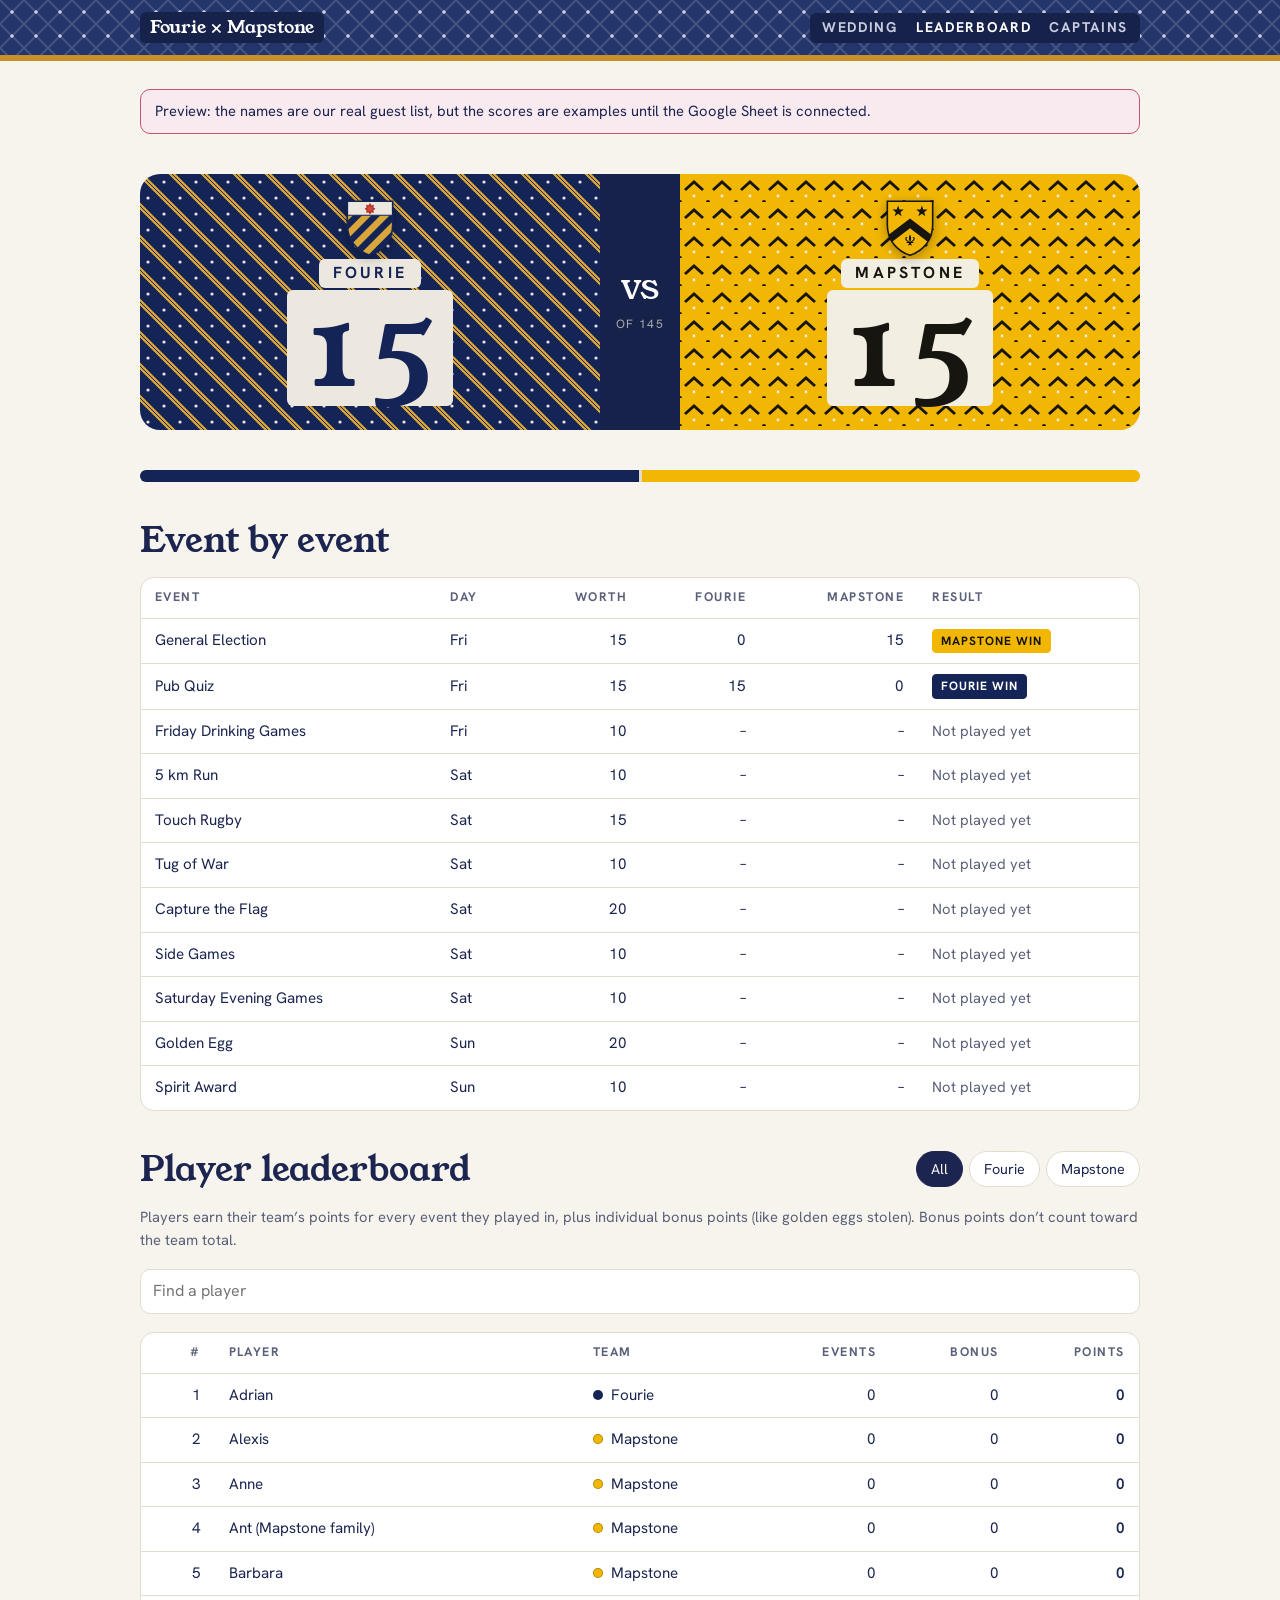
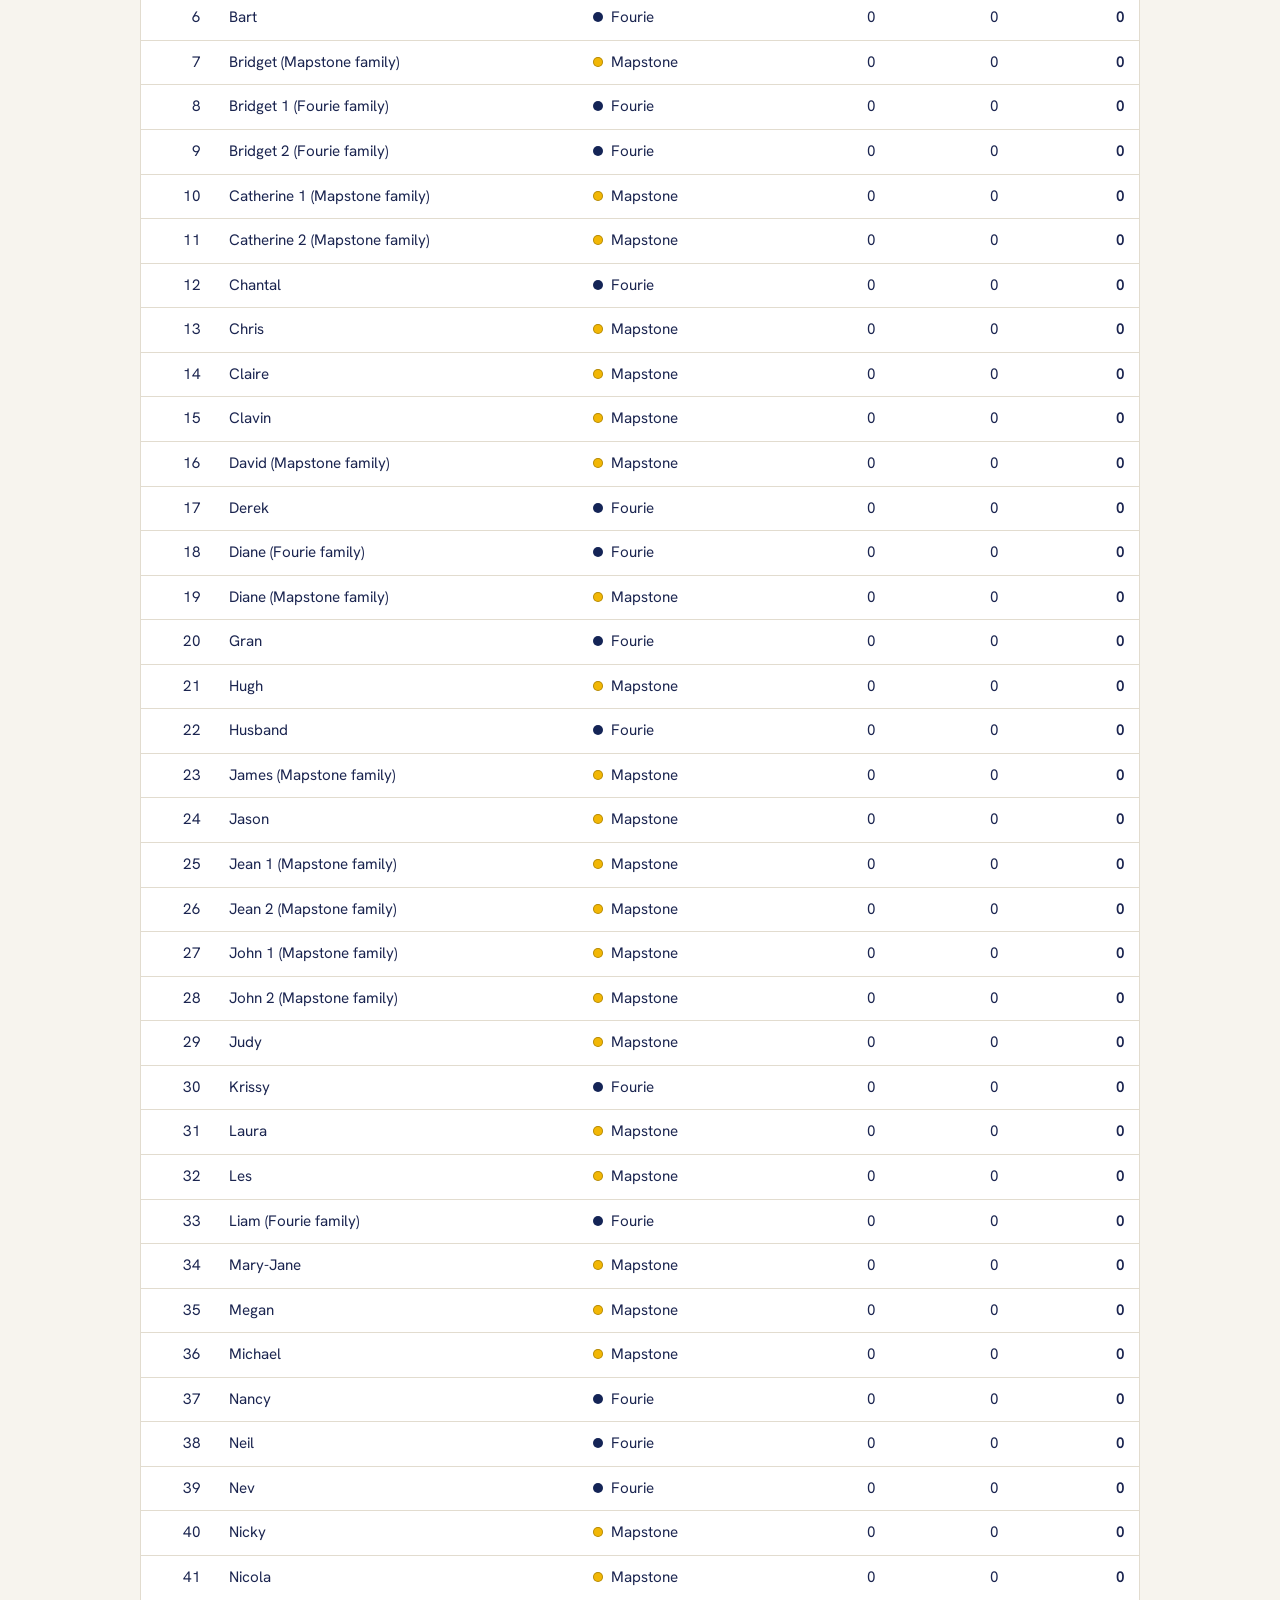
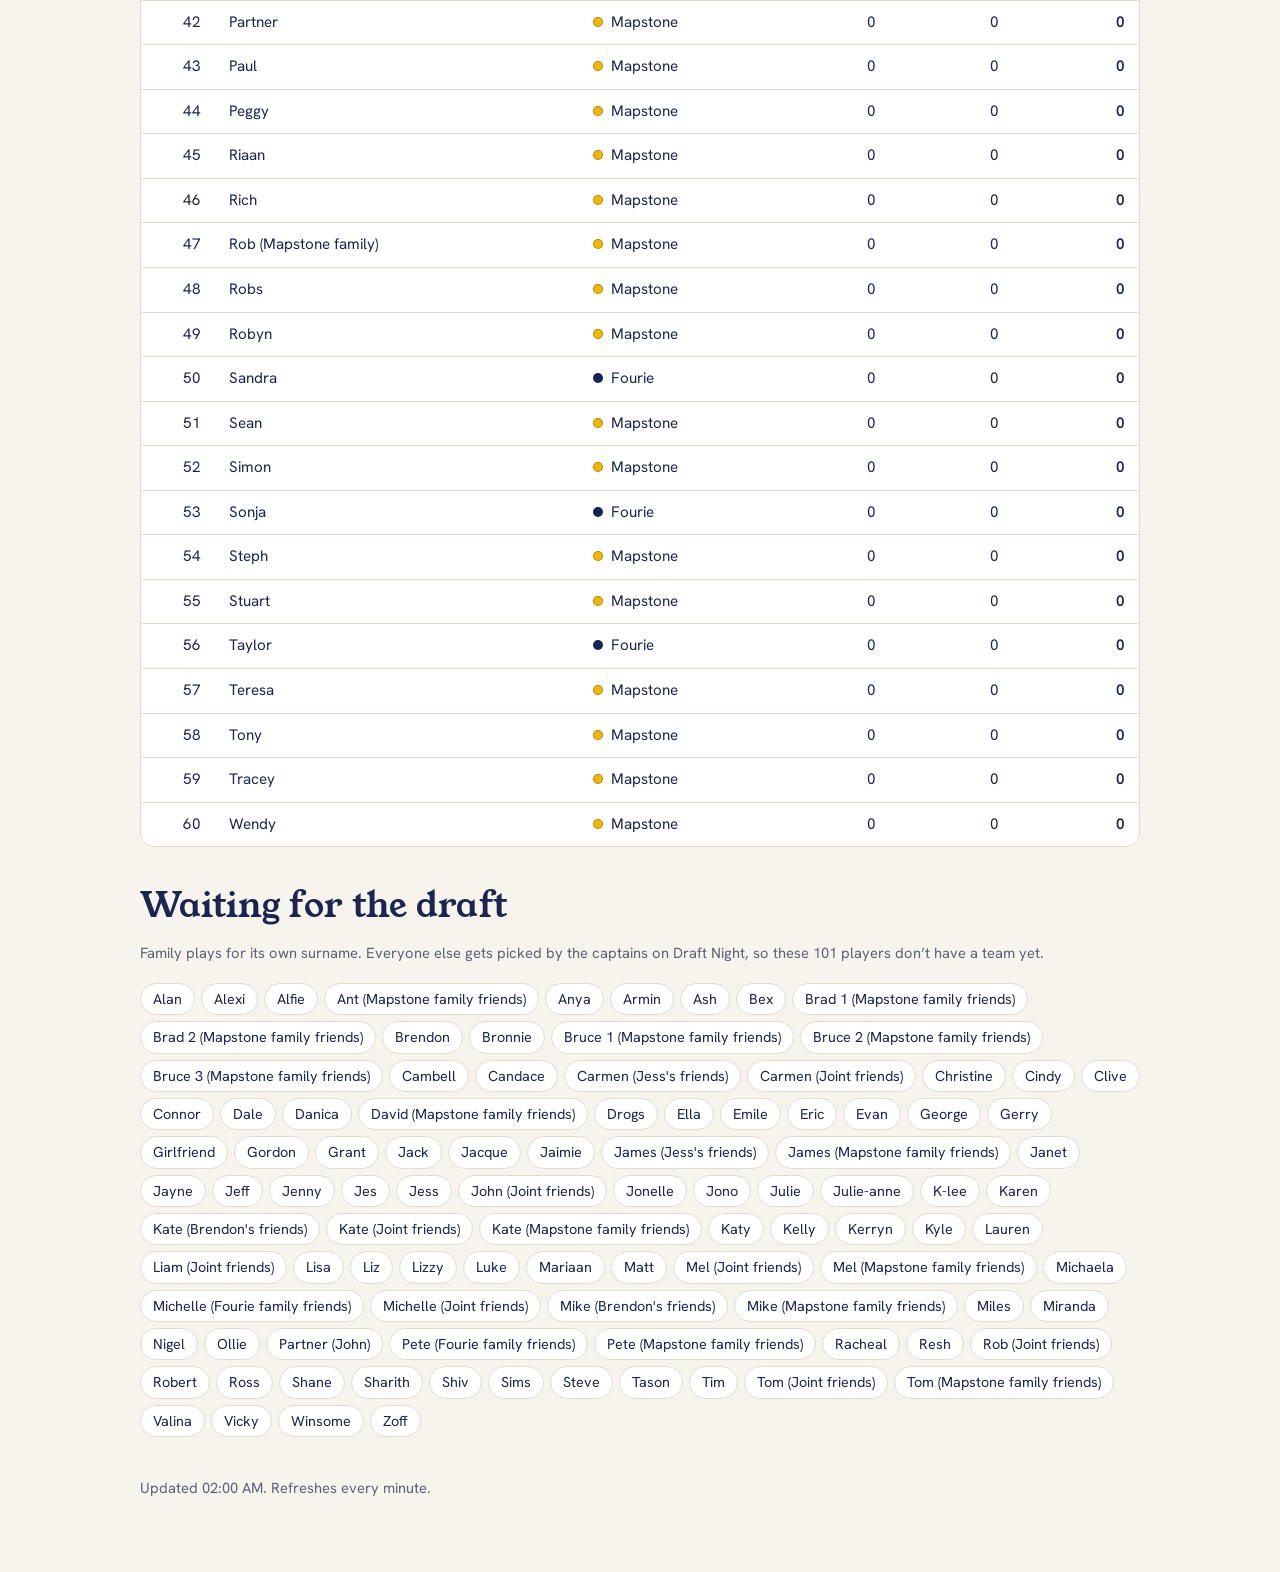
<file: leaderboard.html>
<!doctype html>
<html lang="en"><head><meta charset="utf-8"><meta name="viewport" content="width=device-width,initial-scale=1,viewport-fit=cover">
<title>Leaderboard · Fourie × Mapstone</title>
<link rel="preconnect" href="https://fonts.googleapis.com">
<link rel="stylesheet" href="https://fonts.googleapis.com/css2?family=Young+Serif&family=Hanken+Grotesk:wght@400;500;600;700&display=swap">
<link rel="stylesheet" href="assets/board.css">
</head><body>
<svg width="0" height="0" style="position:absolute" aria-hidden="true"><defs>
  <clipPath id="shieldClip"><path d="M8 6H92V50C92 78 74 98 50 106C26 98 8 78 8 50Z"/></clipPath>
  <symbol id="arms-f" viewBox="0 0 100 110">
    <g clip-path="url(#shieldClip)">
      <rect width="100" height="110" fill="#D9A63A"/>
      <g transform="rotate(45 50 60)">
        <rect x="-40" y="-40" width="12" height="200" fill="#142456"/><rect x="-16" y="-40" width="12" height="200" fill="#142456"/>
        <rect x="8" y="-40" width="12" height="200" fill="#142456"/><rect x="32" y="-40" width="12" height="200" fill="#142456"/>
        <rect x="56" y="-40" width="12" height="200" fill="#142456"/><rect x="80" y="-40" width="12" height="200" fill="#142456"/>
        <rect x="104" y="-40" width="12" height="200" fill="#142456"/><rect x="128" y="-40" width="12" height="200" fill="#142456"/>
      </g>
      <rect x="0" y="0" width="100" height="32" fill="#ECE8DF"/>
      <polygon points="50,9 52.6,13.2 57.5,12.5 56.2,17 60,20 56.2,23 57.5,27.5 52.6,26.8 50,31 47.4,26.8 42.5,27.5 43.8,23 40,20 43.8,17 42.5,12.5 47.4,13.2" fill="#B8322A"/>
      <circle cx="50" cy="20" r="4.6" fill="#D2483D"/>
    </g>
    <path d="M8 6H92V50C92 78 74 98 50 106C26 98 8 78 8 50Z" fill="none" stroke="#142456" stroke-width="3"/>
    <path d="M8 32H92" stroke="#142456" stroke-width="2"/>
  </symbol>
  <symbol id="fleur" viewBox="0 0 100 80">
    <path d="M50 4C58 18 60 32 50 48C40 32 42 18 50 4Z"/>
    <path d="M46 48C30 46 18 34 24 22C28 16 36 18 36 26C34 22 28 24 30 30C32 38 40 42 46 42Z"/>
    <path d="M54 48C70 46 82 34 76 22C72 16 64 18 64 26C66 22 72 24 70 30C68 38 60 42 54 42Z"/>
    <rect x="30" y="46" width="40" height="7" rx="2"/>
    <path d="M44 53L40 70L50 63L60 70L56 53Z"/>
  </symbol>
  <symbol id="arms-m" viewBox="0 0 100 110">
    <g clip-path="url(#shieldClip)">
      <rect width="100" height="110" fill="#F2B705"/>
      <path d="M0 76L50 38L100 76V94L50 56L0 94Z" fill="#17150F"/>
      <polygon points="28,14 30.6,21.4 38.5,21.5 32.2,26.3 34.5,33.9 28,29.4 21.5,33.9 23.8,26.3 17.5,21.5 25.4,21.4" fill="#17150F"/>
      <polygon points="72,14 74.6,21.4 82.5,21.5 76.2,26.3 78.5,33.9 72,29.4 65.5,33.9 67.8,26.3 61.5,21.5 69.4,21.4" fill="#17150F"/>
      <svg x="34" y="66" width="32" height="26" viewBox="0 0 100 80" fill="#17150F"><use href="#fleur"/></svg>
    </g>
    <path d="M8 6H92V50C92 78 74 98 50 106C26 98 8 78 8 50Z" fill="none" stroke="#17150F" stroke-width="3"/>
  </symbol>
</defs></svg>
<header class="top">
  <div class="wrap bar">
    <a class="home" href="index.html">Fourie × Mapstone</a>
    <nav><a href="index.html">Wedding</a><a href="leaderboard.html" aria-current="page">Leaderboard</a><a href="captains.html">Captains</a></nav>
  </div>
</header>

<main class="wrap stack">
  <p class="demo" id="demo" hidden>Preview: the names are our real guest list, but the scores are examples until the Google Sheet is connected.</p>

  <section class="score" aria-label="Team totals">
    <div class="team f"><svg viewBox="0 0 100 110" aria-hidden="true"><use href="#arms-f"/></svg><span class="tname">Fourie</span><span class="pts" id="t-f">0</span></div>
    <div class="midcol"><span class="vs">VS</span><span class="of" id="of">of 145</span></div>
    <div class="team m"><svg viewBox="0 0 100 110" aria-hidden="true"><use href="#arms-m"/></svg><span class="tname">Mapstone</span><span class="pts" id="t-m">0</span></div>
  </section>
  <div class="tug" aria-hidden="true"><i id="tug-f"></i><i id="tug-m"></i></div>
  <p class="dark" id="dark" hidden>The scoreboard has gone dark. Results from here on are sealed until the ceremony on Sunday, when the officiant reveals the winning surname.</p>

  <section class="stack">
    <h2>Event by event</h2>
    <div class="tbl"><table>
      <thead><tr><th>Event</th><th>Day</th><th class="num">Worth</th><th class="num">Fourie</th><th class="num">Mapstone</th><th>Result</th></tr></thead>
      <tbody id="events"></tbody>
    </table></div>
  </section>

  <section class="stack">
    <div class="row-head">
      <h2>Player leaderboard</h2>
      <div class="filters" role="group" aria-label="Filter players">
        <button type="button" class="chip on" data-team="">All</button>
        <button type="button" class="chip" data-team="Fourie">Fourie</button>
        <button type="button" class="chip" data-team="Mapstone">Mapstone</button>
      </div>
    </div>
    <p class="hint">Players earn their team’s points for every event they played in, plus individual bonus points (like golden eggs stolen). Bonus points don’t count toward the team total.</p>
    <label class="sr" for="q">Search players</label>
    <input id="q" type="search" placeholder="Find a player">
    <div class="tbl"><table>
      <thead><tr><th class="num">#</th><th>Player</th><th>Team</th><th class="num">Events</th><th class="num">Bonus</th><th class="num">Points</th></tr></thead>
      <tbody id="players"></tbody>
    </table></div>
  </section>
  <section class="stack" id="draft-wrap" hidden>
    <h2>Waiting for the draft</h2>
    <p class="hint">Family plays for its own surname. Everyone else gets picked by the captains on Draft Night, so these <span id="draft-n"></span> players don’t have a team yet.</p>
    <ul class="draft" id="draft"></ul>
  </section>
  <p class="hint" id="updated"></p>
</main>

<script src="assets/config.js"></script>
<script src="assets/guests.js"></script>
<script src="assets/store.js"></script>
<script>
const $ = id => document.getElementById(id);
let state = null, filterTeam = "";

function esc(s) { return String(s ?? "").replace(/[&<>"']/g, c => ({ "&": "&amp;", "<": "&lt;", ">": "&gt;", '"': "&quot;", "'": "&#39;" }[c])); }

function render() {
  if (!state) return;
  const c = Wedding.compute(state);
  $("t-f").textContent = c.totals.Fourie;
  $("t-m").textContent = c.totals.Mapstone;
  $("of").textContent = "of " + c.maxPoints;
  const sum = c.totals.Fourie + c.totals.Mapstone;
  $("tug-f").style.flex = sum ? c.totals.Fourie : 1;
  $("tug-m").style.flex = sum ? c.totals.Mapstone : 1;
  $("dark").hidden = !state.settings.blackout;

  $("events").innerHTML = state.events.map(e => {
    const r = c.byEvent[e.id];
    let result = '<span class="muted">Not played yet</span>';
    if (r) {
      const w = r.Fourie > r.Mapstone ? "Fourie" : r.Mapstone > r.Fourie ? "Mapstone" : "";
      result = w ? `<span class="pill ${w === "Fourie" ? "pf" : "pm"}">${w} win</span>` : '<span class="pill">Shared</span>';
      if (r.raw.joker) result += ` <span class="pill joker">${esc(r.raw.joker)} Joker ×2</span>`;
    } else if (state.settings.blackout) {
      result = '<span class="muted">Sealed</span>';
    }
    return `<tr><td>${esc(e.name)}</td><td>${esc(e.day)}</td><td class="num">${e.points}</td><td class="num">${r ? r.Fourie : "–"}</td><td class="num">${r ? r.Mapstone : "–"}</td><td>${result}</td></tr>`;
  }).join("");

  const q = $("q").value.trim().toLowerCase();
  const rows = c.playerRows.filter(r => (!filterTeam || r.player.team === filterTeam) && (!q || r.player.name.toLowerCase().includes(q)));
  $("players").innerHTML = rows.length ? rows.map((r, i) => `<tr><td class="num">${i + 1}</td><td>${esc(r.player.name)}${r.player.role === "captain" ? ' <span class="pill">Captain</span>' : ""}</td><td><span class="dot ${r.player.team === "Fourie" ? "df" : "dm"}"></span>${esc(r.player.team)}</td><td class="num">${r.events}</td><td class="num">${r.bonus}</td><td class="num strong">${r.points}</td></tr>`).join("")
    : `<tr><td colspan="6" class="muted">${c.playerRows.length ? "No players match." : "Players appear here once the couple adds them on the Captains page."}</td></tr>`;
  const undrafted = state.players.filter(p => !Wedding.TEAMS.includes(p.team) && p.role !== "official")
    .filter(p => !q || p.name.toLowerCase().includes(q))
    .sort((a, b) => a.name.localeCompare(b.name));
  $("draft-wrap").hidden = !undrafted.length || !!filterTeam;
  $("draft-n").textContent = undrafted.length;
  $("draft").innerHTML = undrafted.map(p => `<li>${esc(p.name)}</li>`).join("");
}

async function load() {
  try {
    state = await Wedding.call("state");
    $("updated").textContent = "Updated " + new Date().toLocaleTimeString([], { hour: "2-digit", minute: "2-digit" }) + ". Refreshes every minute.";
    render();
  } catch (err) {
    $("updated").textContent = "Couldn’t load the scores just now. Trying again in a minute.";
  }
}

$("demo").hidden = !Wedding.isDemo();
document.querySelectorAll(".chip[data-team]").forEach(b => b.addEventListener("click", () => {
  document.querySelectorAll(".chip[data-team]").forEach(x => x.classList.toggle("on", x === b));
  filterTeam = b.dataset.team; render();
}));
$("q").addEventListener("input", render);
load();
setInterval(load, 60000);
</script>
</body></html>
</file>
<file: assets/board.css>
/* Shared styles for the leaderboard and captains' pages. Same palette and type as the main site. */
:root{
  --bg:#F7F4EE; --surface:#ffffff; --fg:#1B2550; --muted:#5a6078; --line:#E2DCCF;
  --indigo:#24356B; --indigo-deep:#17224A; --ochre:#C8902A;
  --blue:#142456; --midnight:#142456; --canary:#F2B705; --ink:#17150F; --f-argent:#ECE8DF; --m-argent:#F3EEE2; --accent:#C2546E; --ok:#2f7d4f; --err:#b3261e;
  --slab:"Young Serif", Georgia, "Times New Roman", serif;
  --cond:"Hanken Grotesk", "Segoe UI", system-ui, sans-serif;
  --body:"Hanken Grotesk", "Segoe UI", system-ui, sans-serif;
  --print-f:url("data:image/svg+xml,%3Csvg xmlns='http://www.w3.org/2000/svg' width='32' height='32'%3E%3Crect width='32' height='32' fill='%23142456'/%3E%3Cpath d='M0 0L32 32M-16 16L16 48M16 -16L48 16' stroke='%23D9A63A' stroke-width='5'/%3E%3Cpath d='M0 0L32 32M-16 16L16 48M16 -16L48 16' stroke='%23142456' stroke-width='1'/%3E%3Ccircle cx='8' cy='24' r='1.6' fill='%23ECE8DF'/%3E%3Ccircle cx='24' cy='8' r='1.6' fill='%23ECE8DF'/%3E%3C/svg%3E");
  --print-m:url("data:image/svg+xml,%3Csvg xmlns='http://www.w3.org/2000/svg' width='28' height='28'%3E%3Crect width='28' height='28' fill='%23F2B705'/%3E%3Cpath d='M5 16L14 8L23 16' fill='none' stroke='%2317150F' stroke-width='3'/%3E%3Ccircle cx='0' cy='28' r='2' fill='%2317150F'/%3E%3Ccircle cx='28' cy='28' r='2' fill='%2317150F'/%3E%3Ccircle cx='14' cy='22' r='1.4' fill='%23F3EEE2'/%3E%3C/svg%3E");

}
@media (prefers-color-scheme: dark){:root:not([data-theme="light"]){--bg:#10152B;--surface:#18203D;--fg:#EEEAE0;--muted:#A9AEC4;--line:#2A3358;--accent:#E9839B;--ok:#6fcf97;--err:#f2867d;color-scheme:dark}}
:root[data-theme="dark"]{--bg:#10152B;--surface:#18203D;--fg:#EEEAE0;--muted:#A9AEC4;--line:#2A3358;--accent:#E9839B;--ok:#6fcf97;--err:#f2867d;color-scheme:dark}
*{box-sizing:border-box}
body{margin:0;background:var(--bg);color:var(--fg);font-family:var(--body);font-size:16px;line-height:1.55}
.wrap{max-width:1040px;margin:0 auto;padding-inline:20px}
.stack{display:grid;gap:18px}
main.stack{padding-block:28px 72px;gap:40px}
h1,h2,h3{margin:0;text-wrap:balance;line-height:1.05}
h2{font-family:var(--slab);font-weight:400;font-size:clamp(1.6rem,4vw,2.2rem)}
h3{font-family:var(--cond);font-weight:700;font-size:1.2rem;text-transform:uppercase;letter-spacing:.04em}
p{margin:0}
.hint,.muted{color:var(--muted);font-size:.92rem}
.sr{position:absolute;width:1px;height:1px;overflow:hidden;clip:rect(0 0 0 0)}

.top{background-color:var(--indigo);background-image:radial-gradient(circle,rgba(255,255,255,.7) 1.4px,transparent 2px),linear-gradient(45deg,transparent 47%,rgba(255,255,255,.14) 48% 52%,transparent 53%),linear-gradient(-45deg,transparent 47%,rgba(255,255,255,.14) 48% 52%,transparent 53%);background-size:24px 24px;border-bottom:6px solid var(--ochre);color:#fff;position:sticky;top:env(safe-area-inset-top,0px);z-index:5}
.top .bar{display:flex;flex-wrap:wrap;gap:8px 20px;align-items:center;justify-content:space-between;padding-block:12px}
.top .home{font-family:var(--slab);font-weight:400;color:#fff;text-decoration:none;font-size:1.1rem;background:var(--indigo-deep);padding:2px 10px;border-radius:6px}
.top nav{display:flex;gap:18px;flex-wrap:wrap}
.top nav{background:var(--indigo-deep);padding:4px 12px;border-radius:6px}
.top nav a{font-family:var(--cond);font-weight:700;letter-spacing:.12em;text-transform:uppercase;font-size:.88rem;color:#c9cde0;text-decoration:none}
.top nav a[aria-current="page"],.top nav a:hover{color:#fff}

.demo{background:color-mix(in srgb,var(--accent) 12%,var(--surface));border:1px solid var(--accent);border-radius:10px;padding:10px 14px;font-size:.92rem}
.dark{background:var(--indigo-deep);color:#f3f3f3;border-radius:12px;padding:14px 18px;font-weight:500}

/* Scoreboard */
.score{display:grid;grid-template-columns:1fr auto 1fr;border-radius:20px;overflow:hidden;min-height:220px}
.score .team{display:grid;justify-items:center;align-content:center;gap:2px;padding:24px 12px;text-align:center}
.score .f{background:var(--print-f);color:var(--midnight)}
.score .m{background:var(--print-m);color:var(--ink)}
.score .tname{font-family:var(--cond);font-weight:700;letter-spacing:.2em;text-transform:uppercase}
.score .pts{font-family:var(--slab);font-size:clamp(3.6rem,13vw,7rem);line-height:1;font-variant-numeric:tabular-nums}
.score .team svg{width:54px;height:auto;filter:drop-shadow(0 3px 6px rgba(0,0,0,.3))}
.score .tname,.score .pts{padding:2px 14px;border-radius:6px}
.score .f .tname,.score .f .pts{background:var(--f-argent)}
.score .m .tname,.score .m .pts{background:var(--m-argent)}
.score .tsub{font-family:var(--cond);font-weight:700;text-transform:uppercase;font-size:.95rem;opacity:.85}
.score .midcol{background:var(--indigo-deep);color:#fff;display:grid;align-content:center;justify-items:center;padding:12px 16px;gap:4px}
.score .vs{font-family:var(--slab);font-size:1.6rem}
.score .of{font-size:.75rem;letter-spacing:.12em;text-transform:uppercase;color:#aaa;white-space:nowrap}
.tug{display:flex;height:12px;border-radius:6px;overflow:hidden;gap:3px;background:var(--line)}
.tug i{display:block;transition:flex .6s ease}
.tug i:first-child{background:var(--blue)}
.tug i:last-child{background:var(--canary)}

/* Tables */
.tbl{overflow-x:auto;border:1px solid var(--line);border-radius:14px;background:var(--surface)}
table{border-collapse:collapse;width:100%;min-width:560px;font-size:.95rem}
th,td{text-align:left;padding:10px 14px;border-bottom:1px solid var(--line);vertical-align:middle}
th{font-family:var(--cond);font-weight:700;letter-spacing:.12em;text-transform:uppercase;font-size:.78rem;color:var(--muted)}
tr:last-child td{border-bottom:0}
.num{text-align:right;font-variant-numeric:tabular-nums}
.strong{font-weight:600}
.pill{display:inline-block;font-family:var(--cond);font-weight:700;font-size:.75rem;letter-spacing:.08em;text-transform:uppercase;padding:2px 8px;border-radius:4px;border:1px solid var(--line);white-space:nowrap}
.pill.pf{background:var(--blue);color:#fff;border-color:var(--blue)}
.pill.pm{background:var(--canary);color:var(--ink);border-color:var(--canary)}
.pill.joker{border-color:var(--accent);color:var(--accent)}
.dot{display:inline-block;width:10px;height:10px;border-radius:50%;margin-right:8px;vertical-align:baseline}
.df{background:var(--blue)} .dm{background:var(--canary);box-shadow:inset 0 0 0 1px rgba(0,0,0,.25)}

.row-head{display:flex;flex-wrap:wrap;gap:10px 18px;align-items:center;justify-content:space-between}
.filters{display:flex;gap:6px;flex-wrap:wrap}
.chip{font:inherit;font-size:.9rem;border:1.5px solid var(--line);background:var(--surface);color:var(--fg);border-radius:999px;padding:6px 14px;cursor:pointer}
.chip.on{background:var(--fg);color:var(--bg);border-color:var(--fg)}

input[type=search],input[type=text],input[type=password],input[type=number],select,textarea{font:inherit;color:var(--fg);background:var(--surface);border:1.5px solid var(--line);border-radius:10px;padding:9px 12px;width:100%}
input:focus-visible,select:focus-visible,textarea:focus-visible,button:focus-visible,a:focus-visible{outline:3px solid var(--blue);outline-offset:2px}
.btn{font-family:var(--cond);font-weight:700;letter-spacing:.12em;text-transform:uppercase;font-size:.95rem;background:var(--fg);color:var(--bg);border:0;border-radius:999px;padding:10px 20px;cursor:pointer}
.btn.ghost{background:transparent;color:var(--fg);border:1.5px solid var(--line)}
.btn.f{background:var(--blue);color:#fff}
.btn.m{background:var(--canary);color:var(--ink)}
.btn.danger{background:transparent;color:var(--err);border:1.5px solid var(--err)}
.btn:disabled{opacity:.5;cursor:default}

.draft{list-style:none;margin:0;padding:0;display:flex;flex-wrap:wrap;gap:6px}
.draft li{background:var(--surface);border:1px solid var(--line);border-radius:999px;padding:4px 12px;font-size:.9rem}

@media (max-width:560px){
  .score{grid-template-columns:1fr 1fr}
  .score .midcol{grid-column:1 / -1;grid-row:2;flex-direction:row;display:flex;gap:10px;justify-content:center}
}

/* Fourie ink is close to the dark background, so give its marks a light edge in dark mode. */
@media (prefers-color-scheme: dark){:root:not([data-theme="light"]) :is(.pill.pf,.df,.tug i:first-child){box-shadow:inset 0 0 0 1.5px var(--f-argent)}}
:root[data-theme="dark"] :is(.pill.pf,.df,.tug i:first-child){box-shadow:inset 0 0 0 1.5px var(--f-argent)}
</file>
